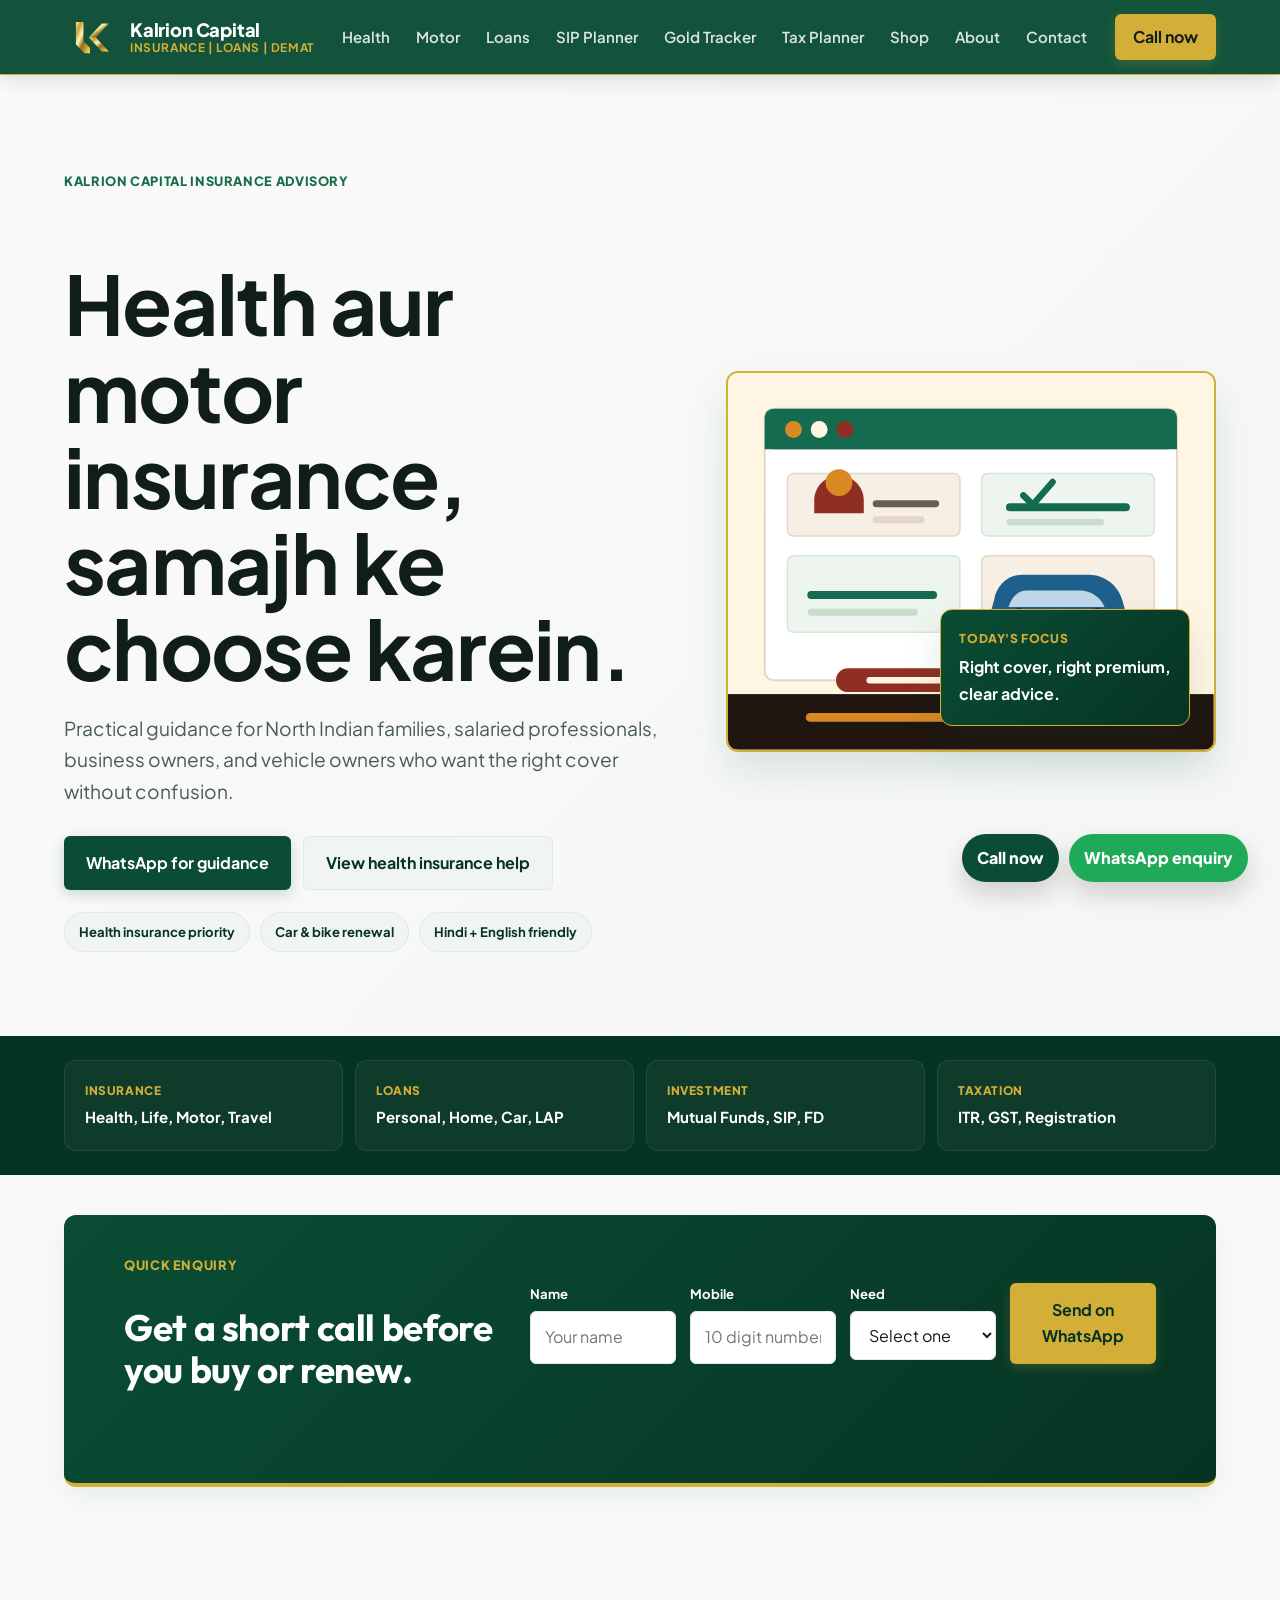
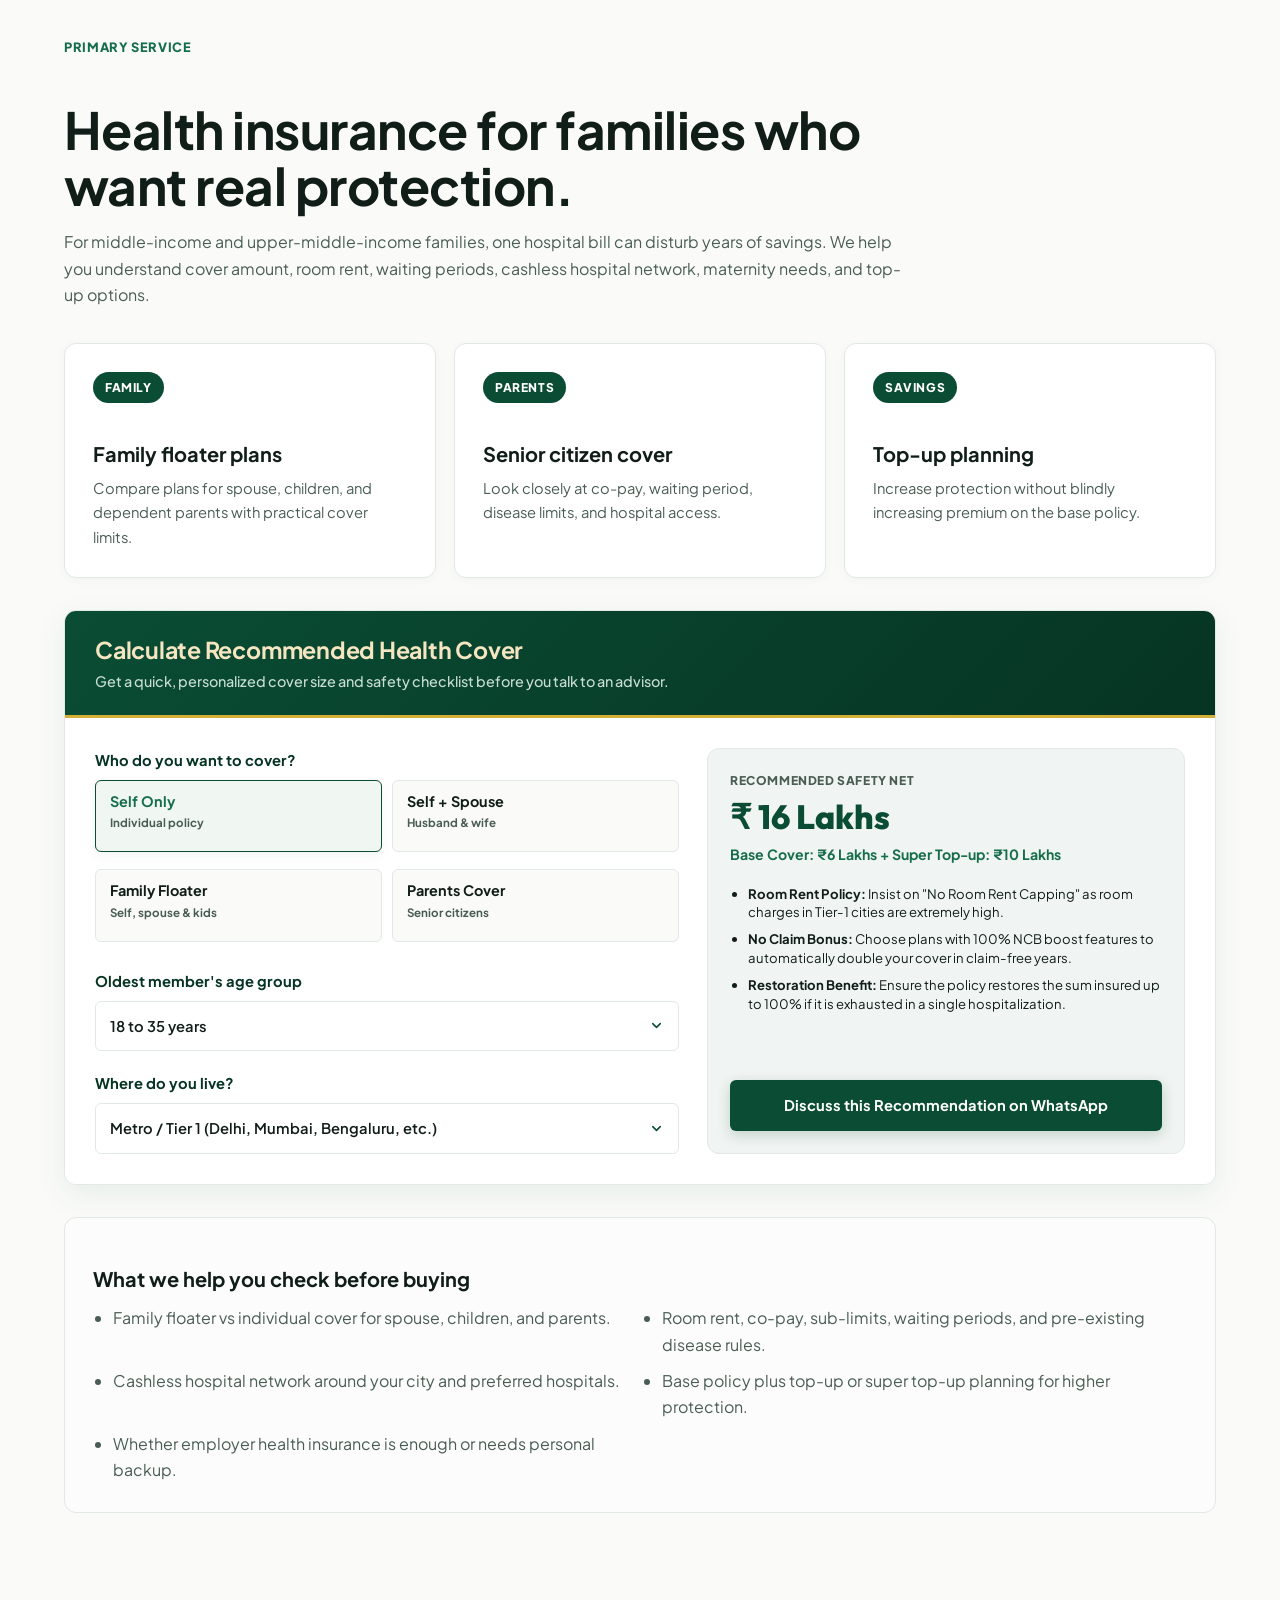
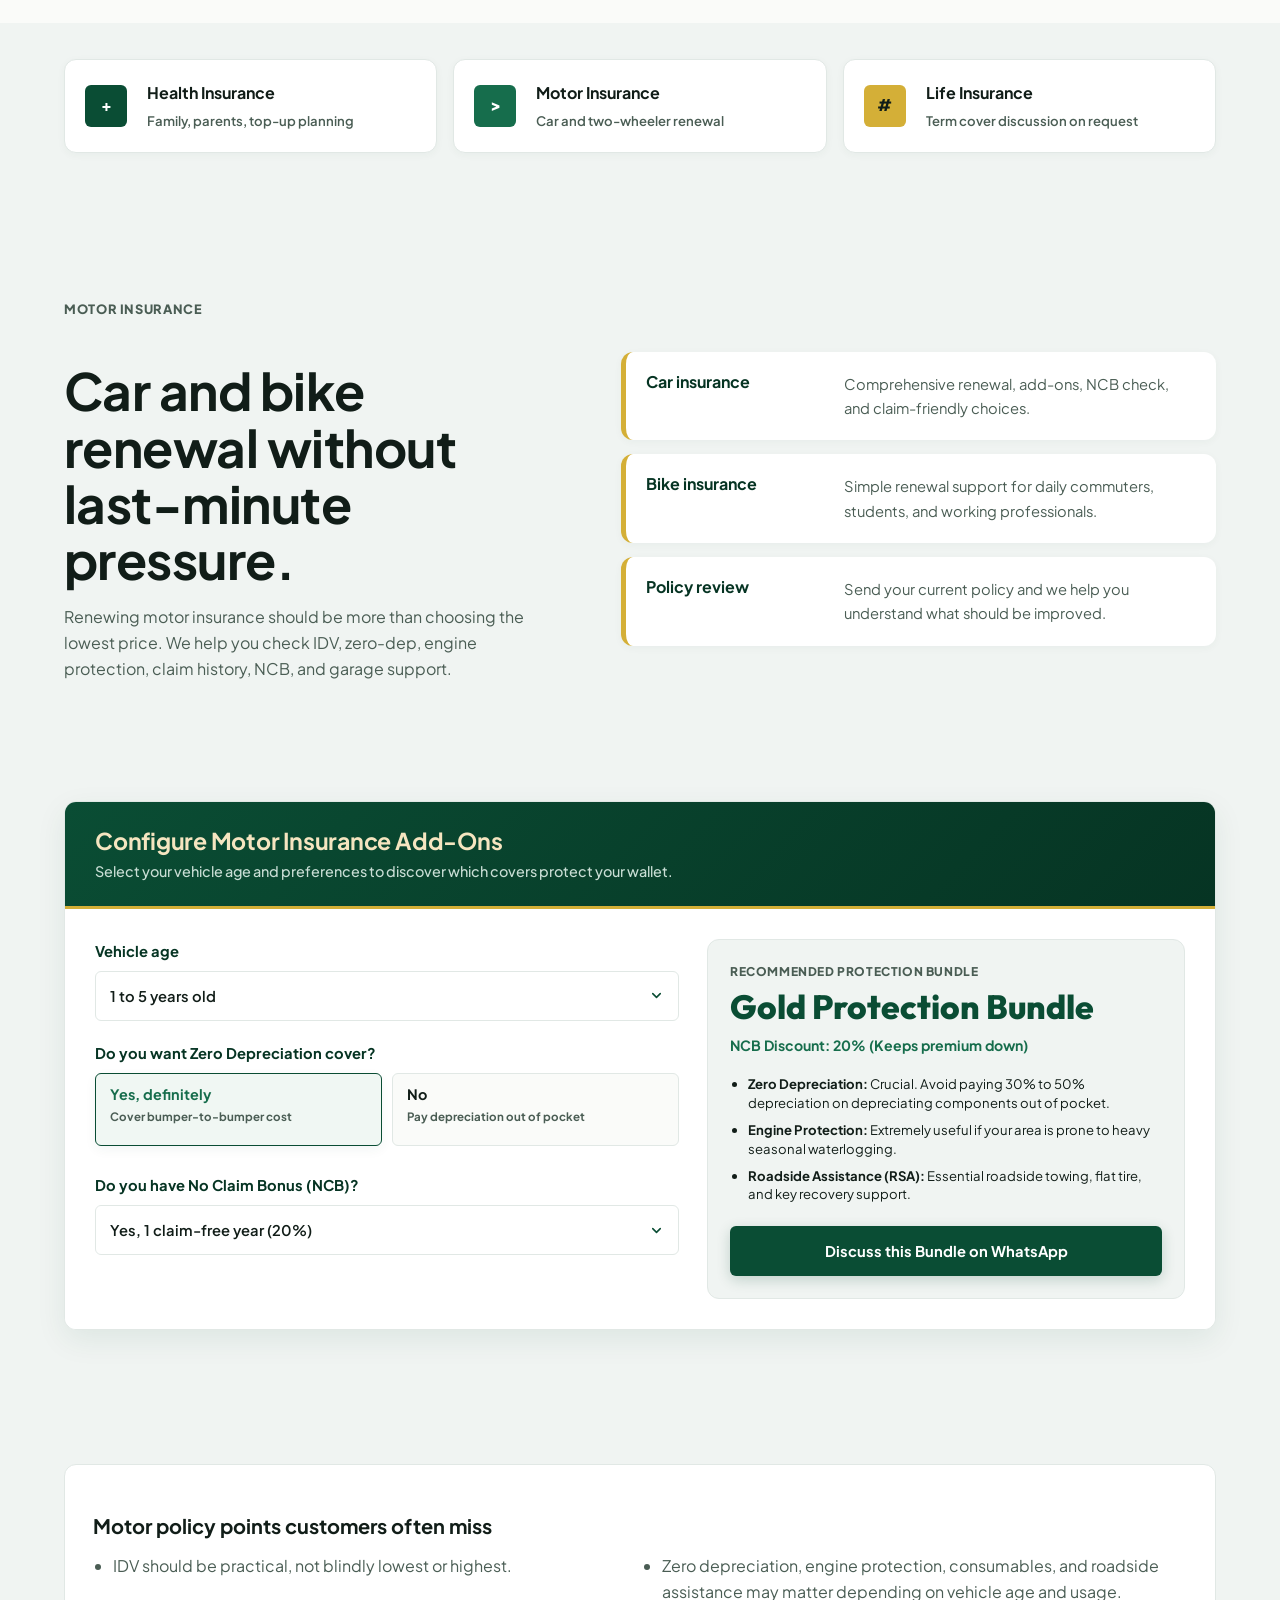
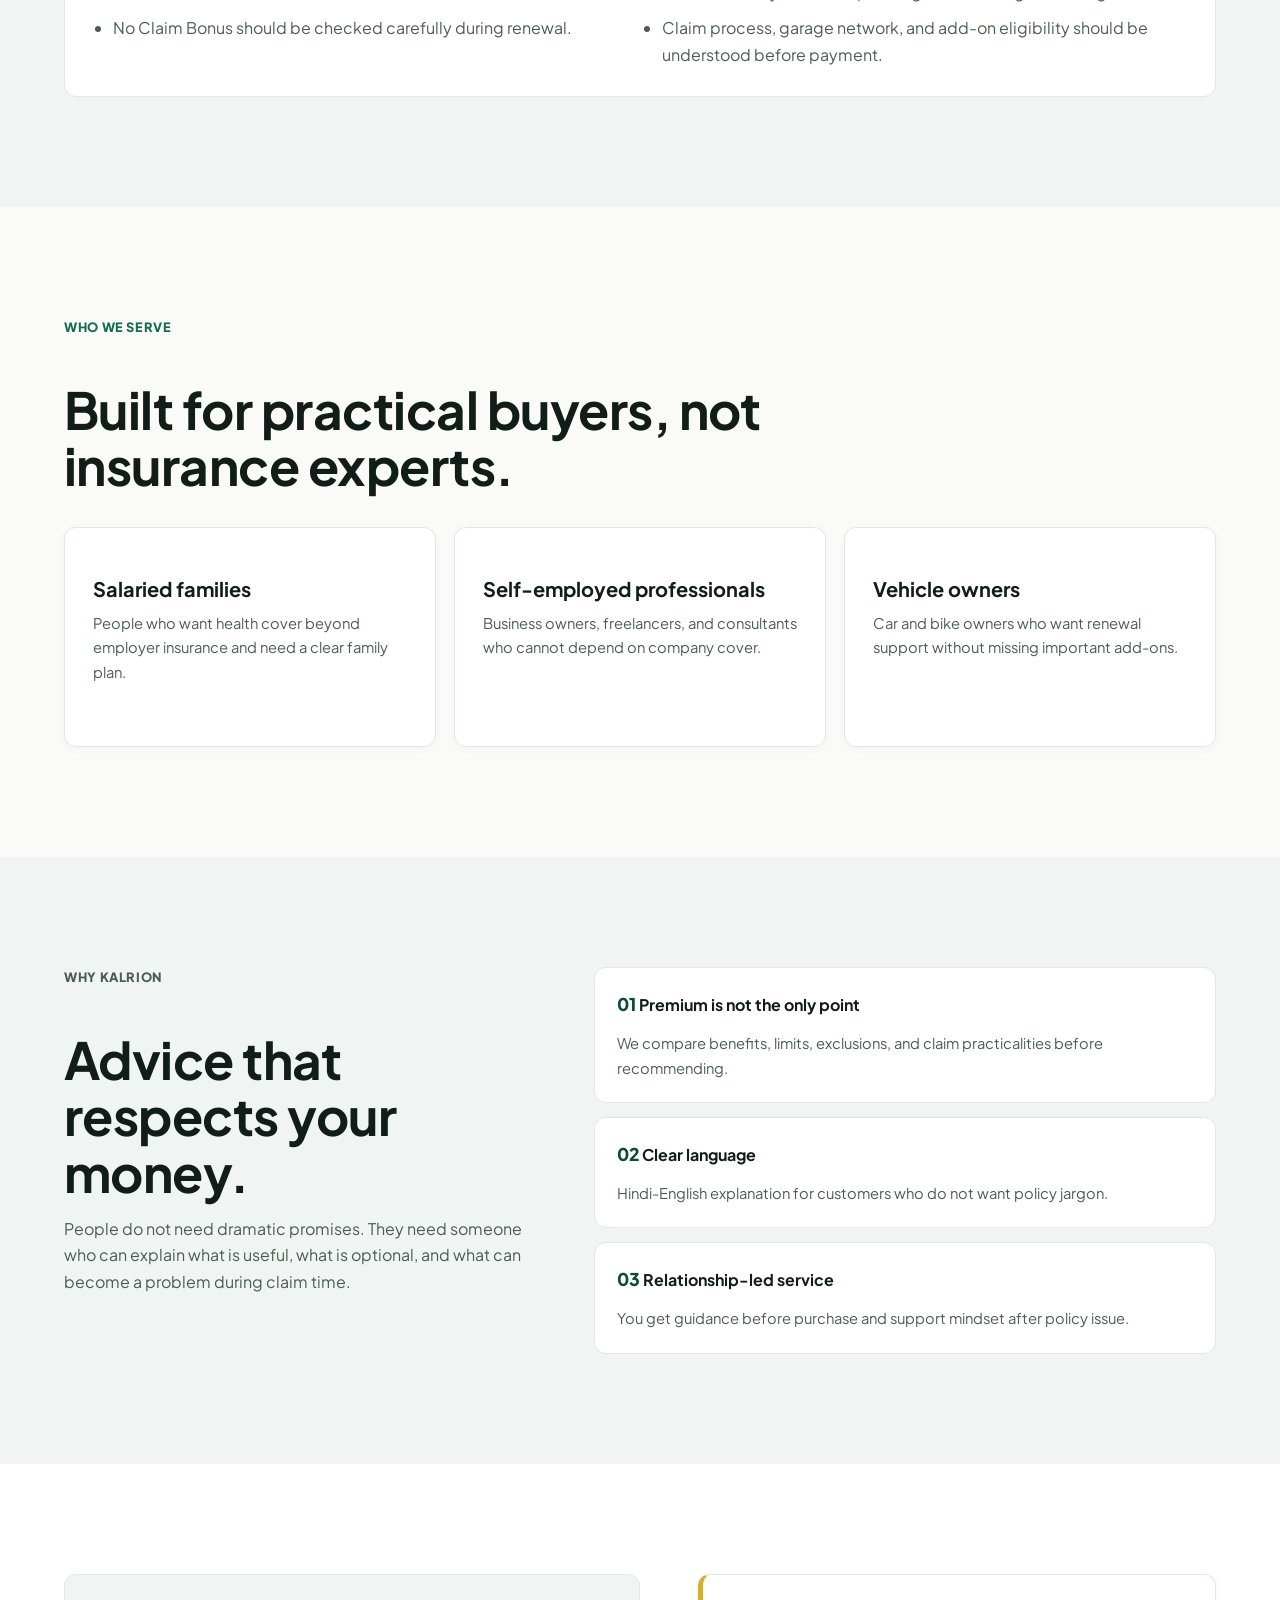
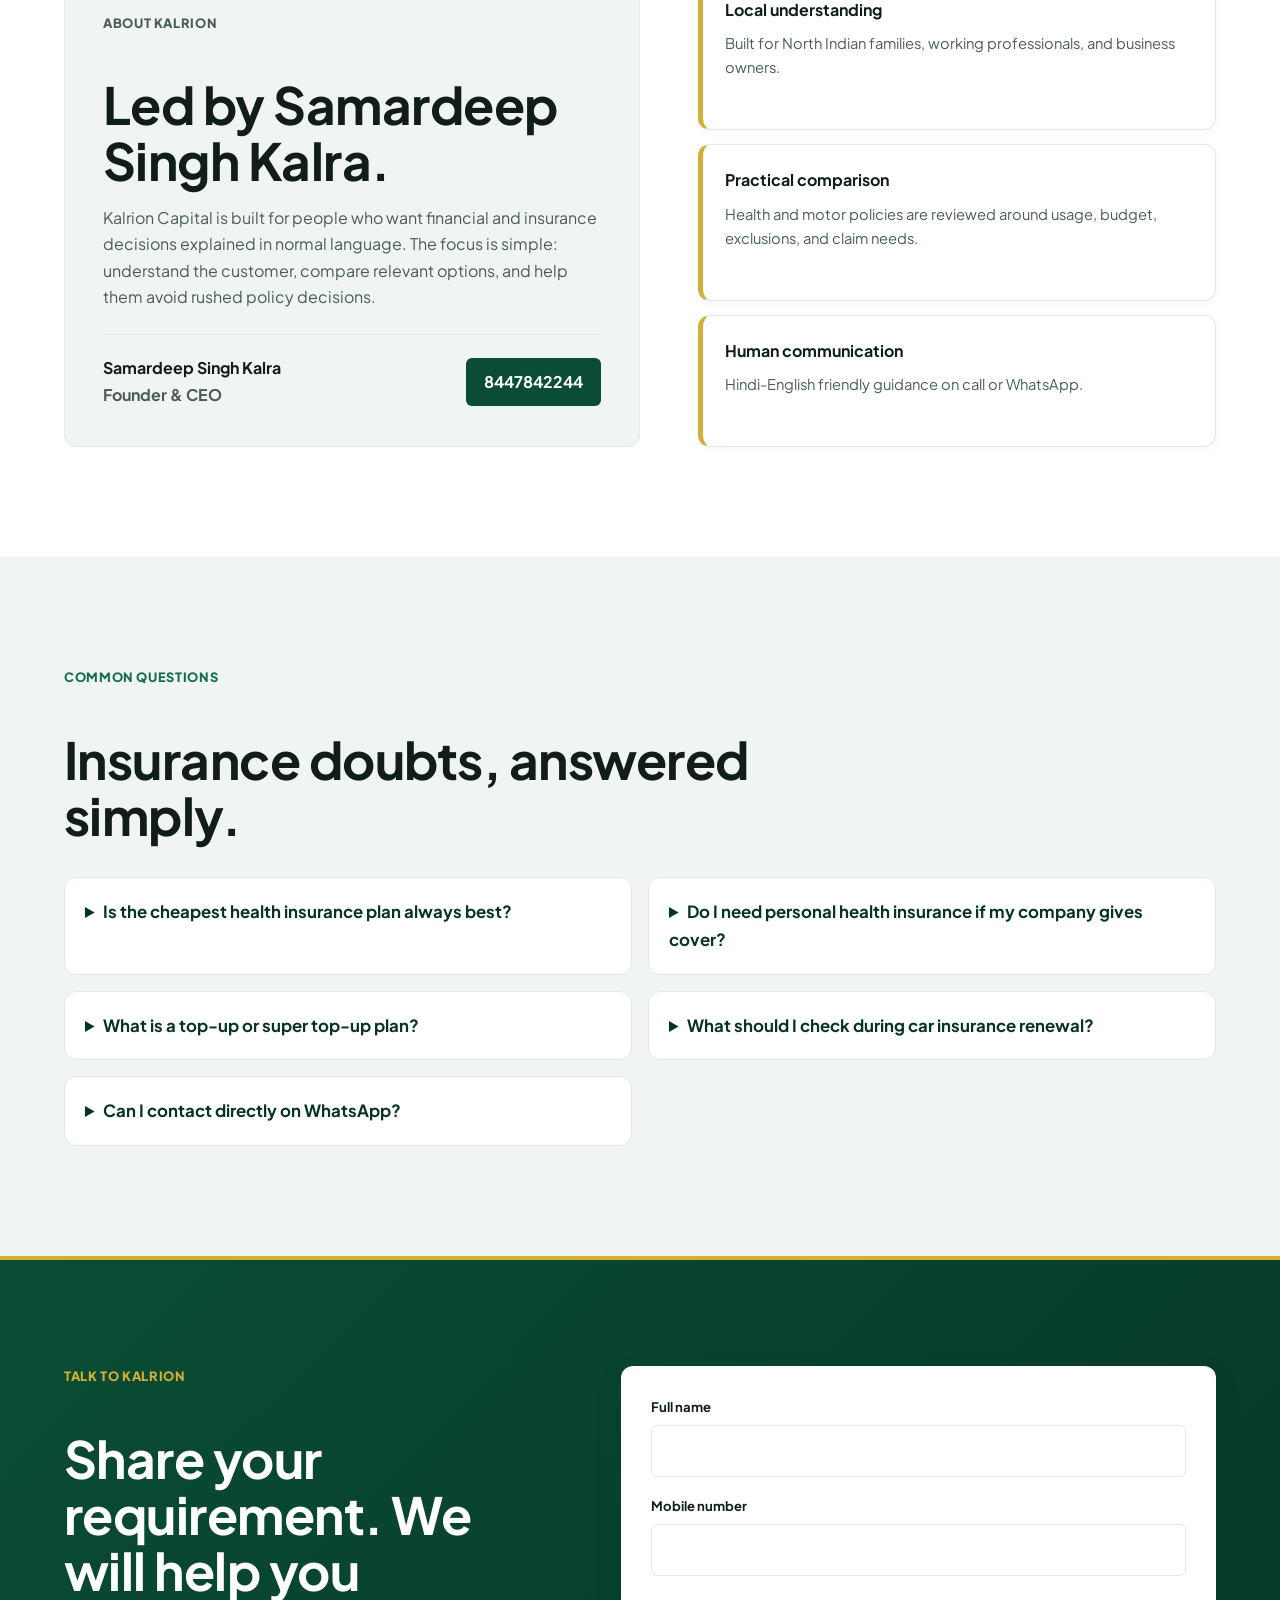
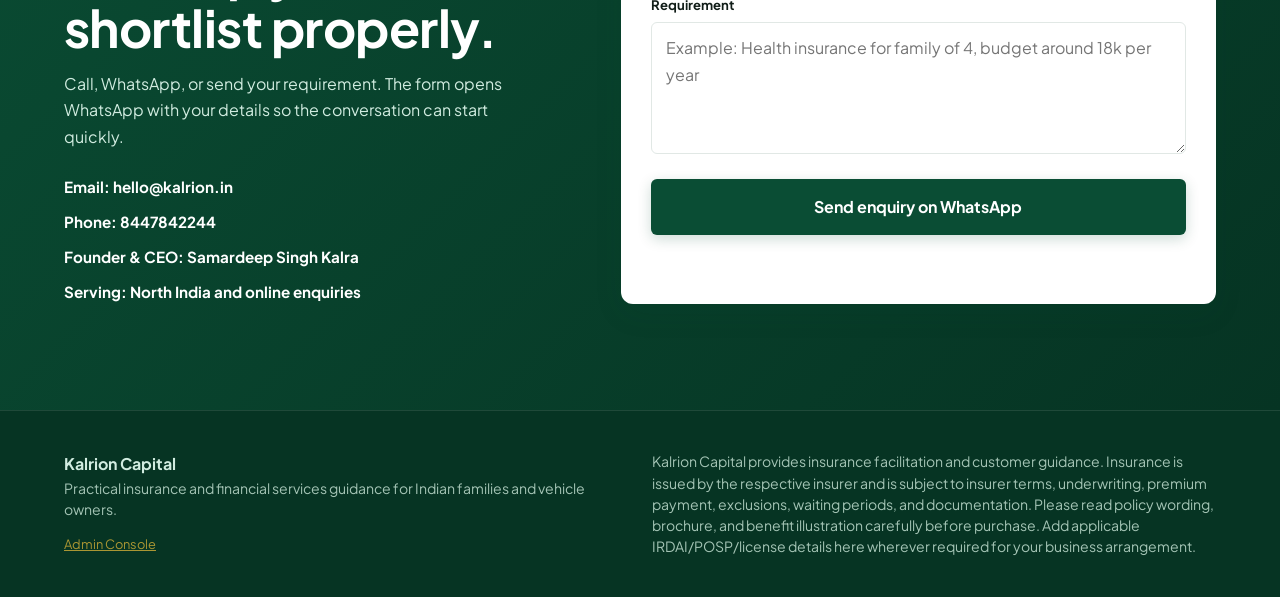
<file: index.html>
<!doctype html>
<html lang="en">
  <head>
    <meta charset="utf-8" />
    <meta name="viewport" content="width=device-width, initial-scale=1" />
    <title>Kalrion Capital | Health & Motor Insurance Advisor</title>
    <meta
      name="description"
      content="Kalrion.in helps North Indian families and vehicle owners choose health and motor insurance with practical, human guidance."
    />
    <link rel="preconnect" href="https://fonts.googleapis.com" />
    <link rel="preconnect" href="https://fonts.gstatic.com" crossorigin />
    <link href="https://fonts.googleapis.com/css2?family=Outfit:wght@300;400;500;600;700;800&family=Plus+Jakarta+Sans:wght@300;400;500;600;700;800&display=swap" rel="stylesheet" />
    <link rel="stylesheet" href="styles.css" />
  </head>
  <body>
    <header class="site-header">
      <a class="brand" href="#top" aria-label="Kalrion home">
        <svg class="brand-logo" viewBox="0 0 100 80" xmlns="http://www.w3.org/2000/svg" aria-label="Kalrion Capital Logo">
          <defs>
            <linearGradient id="gold-grad" x1="0%" y1="0%" x2="100%" y2="100%">
              <stop offset="0%" stop-color="#FCE881" />
              <stop offset="20%" stop-color="#CBA135" />
              <stop offset="40%" stop-color="#FFF5B8" />
              <stop offset="60%" stop-color="#946E19" />
              <stop offset="80%" stop-color="#CBA135" />
              <stop offset="100%" stop-color="#FCE881" />
            </linearGradient>
          </defs>
          <path d="M22 12 H36 V48 L48 60 V70 H38 L22 54 Z" fill="url(#gold-grad)" />
          <path d="M46 41 L70 15 H83 L59 41 Z" fill="url(#gold-grad)" />
          <path d="M46 41 H59 L83 67 H70 Z" fill="url(#gold-grad)" />
        </svg>
        <span>
          <strong>Kalrion Capital</strong>
          <small>Insurance | Loans | Demat</small>
        </span>
      </a>
      <nav class="nav-links" aria-label="Primary navigation">
        <a href="index.html#health">Health</a>
        <a href="index.html#motor">Motor</a>
        <a href="loans.html">Loans</a>
        <a href="sip.html">SIP Planner</a>
        <a href="gold.html">Gold Tracker</a>
        <a href="tax.html">Tax Planner</a>
        <a href="shop.html">Shop</a>
        <a href="index.html#about">About</a>
        <a href="index.html#contact">Contact</a>
      </nav>
      <a class="header-cta" href="tel:+918447842244">Call now</a>
    </header>

    <main id="top">
      <section class="hero">
        <div class="hero-copy">
          <p class="eyebrow">Kalrion Capital insurance advisory</p>
          <h1>Health aur motor insurance, samajh ke choose karein.</h1>
          <p class="hero-text">
            Practical guidance for North Indian families, salaried professionals,
            business owners, and vehicle owners who want the right cover without confusion.
          </p>
          <div class="hero-actions">
            <a class="button primary" href="https://wa.me/918447842244?text=Hi%20Kalrion%20Capital%2C%20I%20want%20help%20with%20insurance.">WhatsApp for guidance</a>
            <a class="button secondary" href="#health">View health insurance help</a>
          </div>
          <div class="trust-strip" aria-label="Service highlights">
            <span>Health insurance priority</span>
            <span>Car & bike renewal</span>
            <span>Hindi + English friendly</span>
          </div>
        </div>

        <div class="hero-panel" aria-label="Kalrion insurance advisory preview">
          <svg class="hero-svg" width="980" height="760" viewBox="0 0 980 760" fill="none" xmlns="http://www.w3.org/2000/svg" role="img" aria-labelledby="hero-title hero-desc">
            <title id="hero-title">Insurance advisory desk</title>
            <desc id="hero-desc">A practical desk scene showing health cover, motor renewal, family protection, and advisor notes.</desc>
            <rect width="980" height="760" fill="#FFF5E3"/>
            <rect x="74" y="72" width="832" height="548" rx="18" fill="#FFFFFF" stroke="#E3D6C7" stroke-width="4"/>
            <rect x="74" y="72" width="832" height="82" rx="18" fill="#146B4F"/>
            <path d="M74 136H906V154H74V136Z" fill="#146B4F"/>
            <circle cx="132" cy="114" r="17" fill="#D88922"/>
            <circle cx="184" cy="114" r="17" fill="#FFF5E3"/>
            <circle cx="236" cy="114" r="17" fill="#8F2F23"/>
            <rect x="120" y="203" width="348" height="126" rx="12" fill="#F7EFE4" stroke="#E3D6C7" stroke-width="3"/>
            <rect x="512" y="203" width="348" height="126" rx="12" fill="#EEF5EF" stroke="#D5E5D6" stroke-width="3"/>
            <rect x="120" y="369" width="348" height="154" rx="12" fill="#EEF5EF" stroke="#D5E5D6" stroke-width="3"/>
            <rect x="512" y="369" width="348" height="154" rx="12" fill="#F7EFE4" stroke="#E3D6C7" stroke-width="3"/>
            <path d="M174 257C174 229.386 196.386 207 224 207C251.614 207 274 229.386 274 257V283H174V257Z" fill="#8F2F23"/>
            <circle cx="224" cy="221" r="27" fill="#D88922"/>
            <path d="M299 264H419" stroke="#695C50" stroke-width="14" stroke-linecap="round"/>
            <path d="M299 296H389" stroke="#E3D6C7" stroke-width="14" stroke-linecap="round"/>
            <path d="M569 271H803" stroke="#146B4F" stroke-width="16" stroke-linecap="round"/>
            <path d="M569 301H752" stroke="#C9DDCB" stroke-width="14" stroke-linecap="round"/>
            <path d="M596 247L615 266L655 220" stroke="#146B4F" stroke-width="13" stroke-linecap="round" stroke-linejoin="round"/>
            <path d="M168 448H414" stroke="#146B4F" stroke-width="16" stroke-linecap="round"/>
            <path d="M168 483H376" stroke="#C9DDCB" stroke-width="14" stroke-linecap="round"/>
            <path d="M537 458C542 428 565 407 595 407H728C760 407 788 429 796 459L805 491H528L537 458Z" fill="#1F5F8B"/>
            <circle cx="586" cy="500" r="25" fill="#25170F"/>
            <circle cx="746" cy="500" r="25" fill="#25170F"/>
            <path d="M604 439H710C732 439 751 452 760 472H566C573 452 584 439 604 439Z" fill="#BFD7E8"/>
            <path d="M567 566H818" stroke="#D88922" stroke-width="16" stroke-linecap="round"/>
            <path d="M567 598H765" stroke="#E3D6C7" stroke-width="14" stroke-linecap="round"/>
            <rect x="218" y="596" width="544" height="48" rx="24" fill="#8F2F23"/>
            <path d="M286 620H694" stroke="#FFF5E3" stroke-width="13" stroke-linecap="round"/>
            <rect x="0" y="648" width="980" height="112" fill="#20150F"/>
            <path d="M166 695H814" stroke="#D88922" stroke-width="18" stroke-linecap="round"/>
          </svg>
          <div class="advisor-note">
            <span>Today's focus</span>
            <strong>Right cover, right premium, clear advice.</strong>
          </div>
        </div>
      </section>

      <section class="legacy-strip" aria-label="Kalrion Capital service categories">
        <div>
          <span>Insurance</span>
          <strong>Health, Life, Motor, Travel</strong>
        </div>
        <div>
          <span>Loans</span>
          <strong>Personal, Home, Car, LAP</strong>
        </div>
        <div>
          <span>Investment</span>
          <strong>Mutual Funds, SIP, FD</strong>
        </div>
        <div>
          <span>Taxation</span>
          <strong>ITR, GST, Registration</strong>
        </div>
      </section>

      <section class="quote-band" aria-label="Quick enquiry">
        <div>
          <p class="section-kicker">Quick enquiry</p>
          <h2>Get a short call before you buy or renew.</h2>
        </div>
        <form class="quote-form" id="quote-form">
          <label>
            <span>Name</span>
            <input name="name" type="text" placeholder="Your name" required />
          </label>
          <label>
            <span>Mobile</span>
            <input name="phone" type="tel" placeholder="10 digit number" required />
          </label>
          <label>
            <span>Need</span>
            <select name="need" required>
              <option value="">Select one</option>
              <option>Health insurance for family</option>
              <option>Health insurance for parents</option>
              <option>Car insurance renewal</option>
              <option>Bike insurance renewal</option>
              <option>Need advice first</option>
            </select>
          </label>
          <button class="button light" type="submit">Send on WhatsApp</button>
        </form>
        <p class="form-note" id="form-note" role="status"></p>
      </section>

      <section class="section product-section" id="health">
        <div class="section-heading">
          <p class="section-kicker">Primary service</p>
          <h2>Health insurance for families who want real protection.</h2>
          <p>
            For middle-income and upper-middle-income families, one hospital bill can disturb
            years of savings. We help you understand cover amount, room rent, waiting periods,
            cashless hospital network, maternity needs, and top-up options.
          </p>
        </div>
        <div class="feature-grid">
          <article>
            <span class="feature-tag">Family</span>
            <h3>Family floater plans</h3>
            <p>Compare plans for spouse, children, and dependent parents with practical cover limits.</p>
          </article>
          <article>
            <span class="feature-tag">Parents</span>
            <h3>Senior citizen cover</h3>
            <p>Look closely at co-pay, waiting period, disease limits, and hospital access.</p>
          </article>
          <article>
            <span class="feature-tag">Savings</span>
            <h3>Top-up planning</h3>
            <p>Increase protection without blindly increasing premium on the base policy.</p>
          </article>
        </div>

        <!-- Interactive Health Advisor -->
        <div class="interactive-calculator health-calculator">
          <div class="calc-header">
            <h3>Calculate Recommended Health Cover</h3>
            <p>Get a quick, personalized cover size and safety checklist before you talk to an advisor.</p>
          </div>
          <div class="calc-body">
            <div class="calc-inputs">
              <div class="input-group">
                <span class="input-label">Who do you want to cover?</span>
                <div class="radio-tiles">
                  <label class="tile-option">
                    <input type="radio" name="health-members" value="individual" checked />
                    <span class="tile-content">
                      <strong class="tile-title">Self Only</strong>
                      <span class="tile-desc">Individual policy</span>
                    </span>
                  </label>
                  <label class="tile-option">
                    <input type="radio" name="health-members" value="couple" />
                    <span class="tile-content">
                      <strong class="tile-title">Self + Spouse</strong>
                      <span class="tile-desc">Husband & wife</span>
                    </span>
                  </label>
                  <label class="tile-option">
                    <input type="radio" name="health-members" value="family" />
                    <span class="tile-content">
                      <strong class="tile-title">Family Floater</strong>
                      <span class="tile-desc">Self, spouse & kids</span>
                    </span>
                  </label>
                  <label class="tile-option">
                    <input type="radio" name="health-members" value="parents" />
                    <span class="tile-content">
                      <strong class="tile-title">Parents Cover</strong>
                      <span class="tile-desc">Senior citizens</span>
                    </span>
                  </label>
                </div>
              </div>

              <div class="input-group">
                <span class="input-label">Oldest member's age group</span>
                <select id="health-age" class="calc-select">
                  <option value="young">18 to 35 years</option>
                  <option value="adult">36 to 50 years</option>
                  <option value="middle">51 to 60 years</option>
                  <option value="senior">Above 60 years</option>
                </select>
              </div>

              <div class="input-group">
                <span class="input-label">Where do you live?</span>
                <select id="health-city" class="calc-select">
                  <option value="tier1">Metro / Tier 1 (Delhi, Mumbai, Bengaluru, etc.)</option>
                  <option value="tier2">Tier 2 / Non-Metro City</option>
                </select>
              </div>
            </div>

            <div class="calc-results">
              <div class="result-card">
                <span class="result-title">Recommended Safety Net</span>
                <div class="result-value" id="health-recommended-cover">₹ 10 Lakhs</div>
                <div class="result-breakdown" id="health-cover-breakdown">
                  Base Policy: ₹5 Lakhs + Super Top-up: ₹5 Lakhs
                </div>
                <ul class="result-tips" id="health-tips">
                  <li>Choose policies with "No Room Rent Capping" for metropolitan hospitals.</li>
                  <li>Check waiting periods for pre-existing conditions like diabetes/BP.</li>
                </ul>
                <button class="button primary calc-cta" id="health-calc-whatsapp">
                  Discuss this Recommendation on WhatsApp
                </button>
              </div>
            </div>
          </div>
        </div>

        <div class="detail-panel">
          <h3>What we help you check before buying</h3>
          <ul>
            <li>Family floater vs individual cover for spouse, children, and parents.</li>
            <li>Room rent, co-pay, sub-limits, waiting periods, and pre-existing disease rules.</li>
            <li>Cashless hospital network around your city and preferred hospitals.</li>
            <li>Base policy plus top-up or super top-up planning for higher protection.</li>
            <li>Whether employer health insurance is enough or needs personal backup.</li>
          </ul>
        </div>
      </section>

      <section class="insurance-menu" aria-label="Main insurance products">
        <a href="#health">
          <span class="menu-icon blue">+</span>
          <strong>Health Insurance</strong>
          <small>Family, parents, top-up planning</small>
        </a>
        <a href="#motor">
          <span class="menu-icon green">></span>
          <strong>Motor Insurance</strong>
          <small>Car and two-wheeler renewal</small>
        </a>
        <a href="#contact">
          <span class="menu-icon gold">#</span>
          <strong>Life Insurance</strong>
          <small>Term cover discussion on request</small>
        </a>
      </section>

      <section class="section motor-section" id="motor">
        <div class="motor-copy">
          <p class="section-kicker">Motor insurance</p>
          <h2>Car and bike renewal without last-minute pressure.</h2>
          <p>
            Renewing motor insurance should be more than choosing the lowest price. We help
            you check IDV, zero-dep, engine protection, claim history, NCB, and garage support.
          </p>
        </div>
        <div class="motor-list">
          <div>
            <strong>Car insurance</strong>
            <span>Comprehensive renewal, add-ons, NCB check, and claim-friendly choices.</span>
          </div>
          <div>
            <strong>Bike insurance</strong>
            <span>Simple renewal support for daily commuters, students, and working professionals.</span>
          </div>
          <div>
            <strong>Policy review</strong>
            <span>Send your current policy and we help you understand what should be improved.</span>
          </div>
        </div>

        <!-- Interactive Motor Planner -->
        <div class="interactive-calculator motor-calculator" style="grid-column: 1 / -1;">
          <div class="calc-header">
            <h3>Configure Motor Insurance Add-Ons</h3>
            <p>Select your vehicle age and preferences to discover which covers protect your wallet.</p>
          </div>
          <div class="calc-body">
            <div class="calc-inputs">
              <div class="input-group">
                <span class="input-label">Vehicle age</span>
                <select id="motor-age" class="calc-select">
                  <option value="new">Brand New (Under 1 year)</option>
                  <option value="mid" selected>1 to 5 years old</option>
                  <option value="old">Above 5 years old</option>
                </select>
              </div>

              <div class="input-group">
                <span class="input-label">Do you want Zero Depreciation cover?</span>
                <div class="radio-tiles">
                  <label class="tile-option">
                    <input type="radio" name="motor-zerodep" value="yes" checked />
                    <span class="tile-content">
                      <strong class="tile-title">Yes, definitely</strong>
                      <span class="tile-desc">Cover bumper-to-bumper cost</span>
                    </span>
                  </label>
                  <label class="tile-option">
                    <input type="radio" name="motor-zerodep" value="no" />
                    <span class="tile-content">
                      <strong class="tile-title">No</strong>
                      <span class="tile-desc">Pay depreciation out of pocket</span>
                    </span>
                  </label>
                </div>
              </div>

              <div class="input-group">
                <span class="input-label">Do you have No Claim Bonus (NCB)?</span>
                <select id="motor-ncb" class="calc-select">
                  <option value="0">No, I made a claim last year (0%)</option>
                  <option value="20" selected>Yes, 1 claim-free year (20%)</option>
                  <option value="25">Yes, 2 claim-free years (25%)</option>
                  <option value="35">Yes, 3 claim-free years (35%)</option>
                  <option value="45">Yes, 4 claim-free years (45%)</option>
                  <option value="50">Yes, 5+ claim-free years (50%)</option>
                </select>
              </div>
            </div>

            <div class="calc-results">
              <div class="result-card">
                <span class="result-title">Recommended Protection Bundle</span>
                <div class="result-value" id="motor-recommended-title">Standard Bundle</div>
                <div class="result-breakdown" id="motor-ncb-savings">
                  Expected NCB Discount: 20%
                </div>
                <ul class="result-tips" id="motor-addons-list">
                  <li><strong>Zero Depreciation:</strong> Absolutely recommended for vehicles under 5 years.</li>
                  <li><strong>Engine Protection:</strong> Protects against water ingression during floods.</li>
                </ul>
                <button class="button primary calc-cta" id="motor-calc-whatsapp">
                  Discuss this Bundle on WhatsApp
                </button>
              </div>
            </div>
          </div>
        </div>

        <div class="detail-panel motor-detail">
          <h3>Motor policy points customers often miss</h3>
          <ul>
            <li>IDV should be practical, not blindly lowest or highest.</li>
            <li>Zero depreciation, engine protection, consumables, and roadside assistance may matter depending on vehicle age and usage.</li>
            <li>No Claim Bonus should be checked carefully during renewal.</li>
            <li>Claim process, garage network, and add-on eligibility should be understood before payment.</li>
          </ul>
        </div>
      </section>

      <section class="section audience-section">
        <div class="section-heading">
          <p class="section-kicker">Who we serve</p>
          <h2>Built for practical buyers, not insurance experts.</h2>
        </div>
        <div class="audience-grid">
          <article>
            <h3>Salaried families</h3>
            <p>People who want health cover beyond employer insurance and need a clear family plan.</p>
          </article>
          <article>
            <h3>Self-employed professionals</h3>
            <p>Business owners, freelancers, and consultants who cannot depend on company cover.</p>
          </article>
          <article>
            <h3>Vehicle owners</h3>
            <p>Car and bike owners who want renewal support without missing important add-ons.</p>
          </article>
        </div>
      </section>

      <section class="section why-section" id="why">
        <div>
          <p class="section-kicker">Why Kalrion</p>
          <h2>Advice that respects your money.</h2>
          <p>
            People do not need dramatic promises. They need someone who can explain what is useful,
            what is optional, and what can become a problem during claim time.
          </p>
        </div>
        <div class="reason-list">
          <div>
            <span>01</span>
            <strong>Premium is not the only point</strong>
            <p>We compare benefits, limits, exclusions, and claim practicalities before recommending.</p>
          </div>
          <div>
            <span>02</span>
            <strong>Clear language</strong>
            <p>Hindi-English explanation for customers who do not want policy jargon.</p>
          </div>
          <div>
            <span>03</span>
            <strong>Relationship-led service</strong>
            <p>You get guidance before purchase and support mindset after policy issue.</p>
          </div>
        </div>
      </section>

      <section class="section about-section" id="about">
        <div class="about-card">
          <p class="section-kicker">About Kalrion</p>
          <h2>Led by Samardeep Singh Kalra.</h2>
          <p>
            Kalrion Capital is built for people who want financial and insurance decisions
            explained in normal language. The focus is simple: understand the customer,
            compare relevant options, and help them avoid rushed policy decisions.
          </p>
          <div class="founder-row">
            <div>
              <strong>Samardeep Singh Kalra</strong>
              <span>Founder & CEO</span>
            </div>
            <a href="tel:+918447842244">8447842244</a>
          </div>
        </div>
        <div class="about-points">
          <div>
            <strong>Local understanding</strong>
            <span>Built for North Indian families, working professionals, and business owners.</span>
          </div>
          <div>
            <strong>Practical comparison</strong>
            <span>Health and motor policies are reviewed around usage, budget, exclusions, and claim needs.</span>
          </div>
          <div>
            <strong>Human communication</strong>
            <span>Hindi-English friendly guidance on call or WhatsApp.</span>
          </div>
        </div>
      </section>

      <section class="section faq-section" id="faq">
        <div class="section-heading">
          <p class="section-kicker">Common questions</p>
          <h2>Insurance doubts, answered simply.</h2>
        </div>
        <div class="faq-grid">
          <details>
            <summary>Is the cheapest health insurance plan always best?</summary>
            <p>No. Low premium can sometimes mean limits, co-pay, lower room eligibility, or weaker benefits. The better approach is to compare premium with cover, exclusions, waiting periods, and hospital access.</p>
          </details>
          <details>
            <summary>Do I need personal health insurance if my company gives cover?</summary>
            <p>Many salaried customers still keep personal cover because employer insurance can change when you switch jobs, retire, or leave employment. Personal cover also helps build continuity.</p>
          </details>
          <details>
            <summary>What is a top-up or super top-up plan?</summary>
            <p>It adds extra protection above a deductible amount. It can be useful when you want higher health cover without making the base policy too expensive.</p>
          </details>
          <details>
            <summary>What should I check during car insurance renewal?</summary>
            <p>Check IDV, No Claim Bonus, zero depreciation eligibility, engine protection, consumables, roadside assistance, garage network, and claim process before paying.</p>
          </details>
          <details>
            <summary>Can I contact directly on WhatsApp?</summary>
            <p>Yes. Send your name, city, policy need, and existing policy photo if you have one. Kalrion will help you understand the next step.</p>
          </details>
        </div>
      </section>

      <section class="contact-section" id="contact">
        <div class="contact-copy">
          <p class="section-kicker">Talk to Kalrion</p>
          <h2>Share your requirement. We will help you shortlist properly.</h2>
          <p>
            Call, WhatsApp, or send your requirement. The form opens WhatsApp with
            your details so the conversation can start quickly.
          </p>
        <div class="contact-points">
          <span>Email: hello@kalrion.in</span>
            <span>Phone: 8447842244</span>
            <span>Founder & CEO: Samardeep Singh Kalra</span>
            <span>Serving: North India and online enquiries</span>
          </div>
        </div>
        <form class="contact-form" id="contact-form">
          <label>
            <span>Full name</span>
            <input name="name" type="text" required />
          </label>
          <label>
            <span>Mobile number</span>
            <input name="phone" type="tel" required />
          </label>
          <label>
            <span>Requirement</span>
            <textarea name="message" rows="4" placeholder="Example: Health insurance for family of 4, budget around 18k per year"></textarea>
          </label>
          <button class="button primary" type="submit">Send enquiry on WhatsApp</button>
          <p class="form-note" id="contact-note" role="status"></p>
        </form>
      </section>
    </main>

    <footer class="site-footer">
      <div>
        <strong>Kalrion Capital</strong>
        <p>Practical insurance and financial services guidance for Indian families and vehicle owners.</p>
        <p style="margin-top: 15px; font-size: 0.8rem;"><a href="admin.html" style="color: var(--accent); text-decoration: underline; opacity: 0.8; transition: opacity 0.2s;" onmouseover="this.style.opacity=1" onmouseout="this.style.opacity=0.8">Admin Console</a></p>
      </div>
      <p>
        Kalrion Capital provides insurance facilitation and customer guidance. Insurance is issued
        by the respective insurer and is subject to insurer terms, underwriting, premium payment,
        exclusions, waiting periods, and documentation. Please read policy wording, brochure, and
        benefit illustration carefully before purchase. Add applicable IRDAI/POSP/license details
        here wherever required for your business arrangement.
      </p>
    </footer>

    <div class="sticky-actions" aria-label="Quick contact actions">
      <a class="sticky-call" href="tel:+918447842244">Call now</a>
      <a class="sticky-whatsapp" href="https://wa.me/918447842244">WhatsApp enquiry</a>
    </div>

    <script src="crm-logger.js"></script>
    <script src="script.js"></script>
  </body>
</html>
</file>
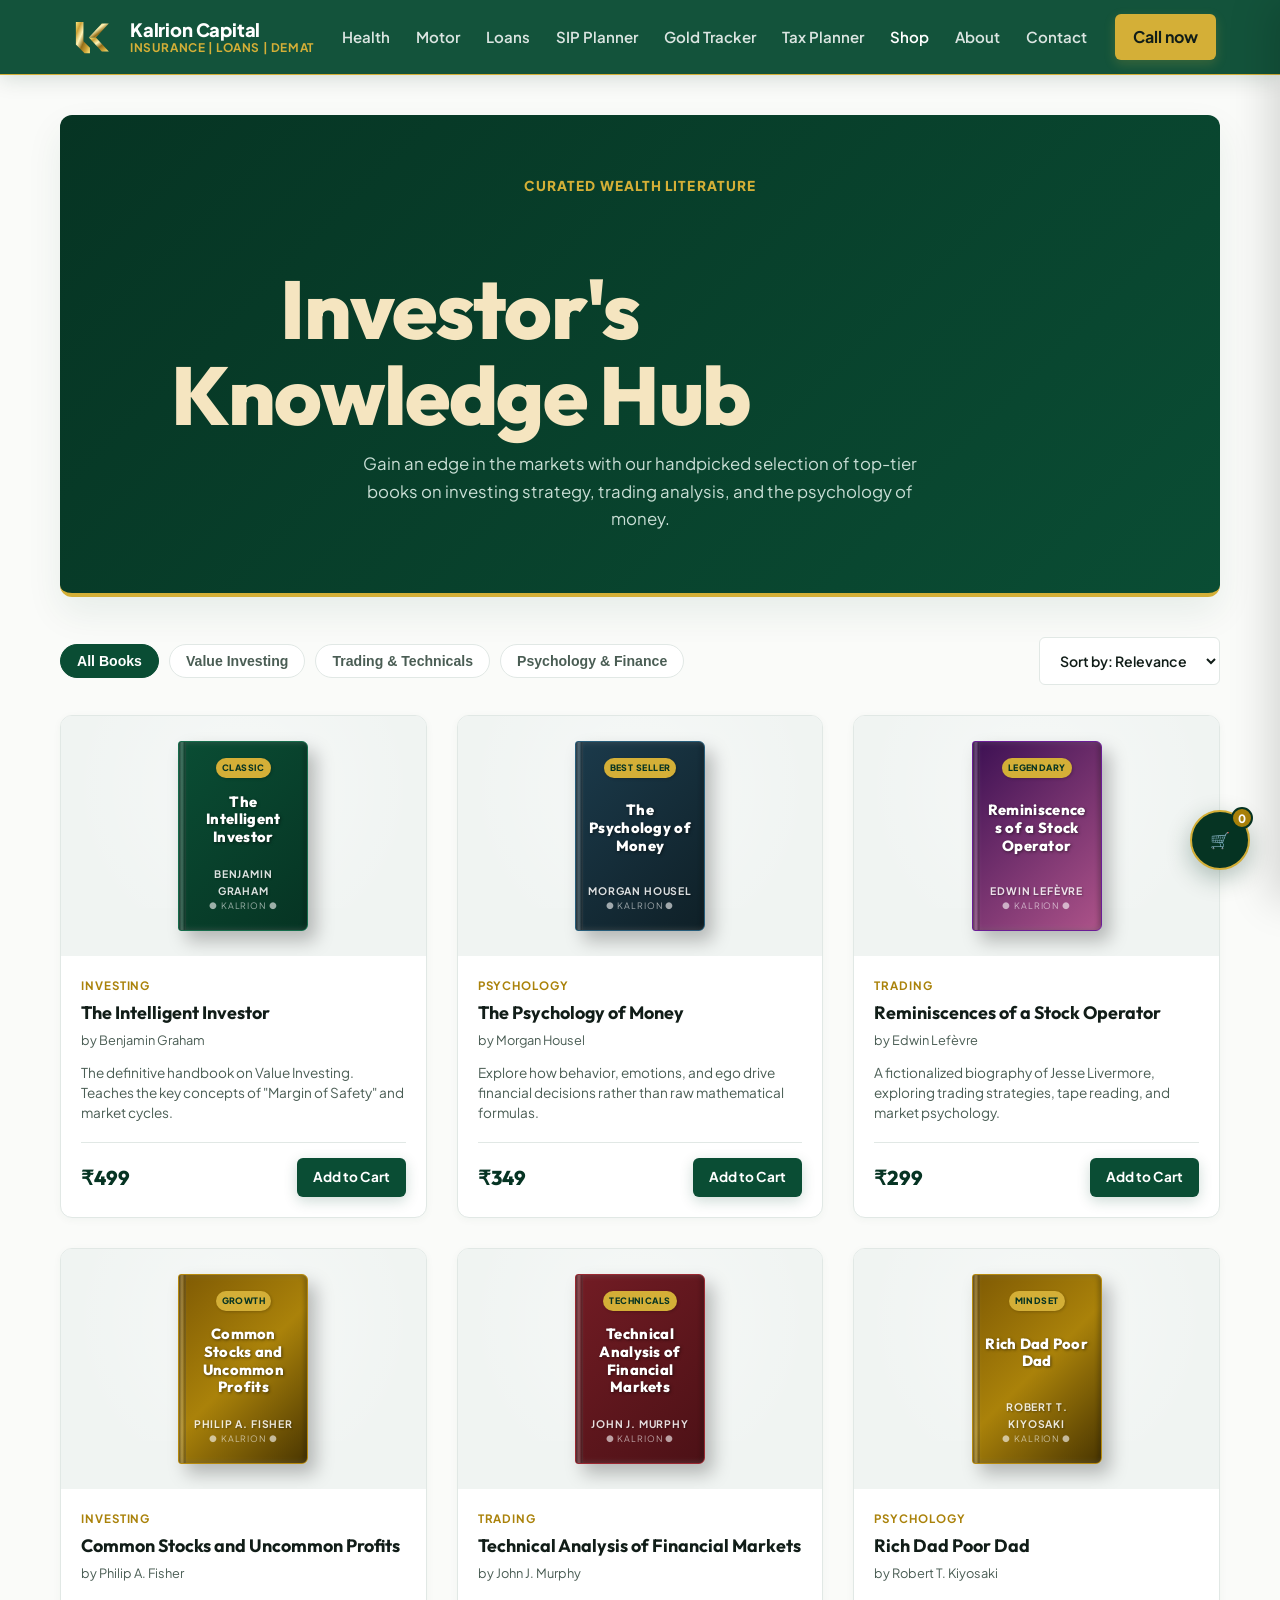
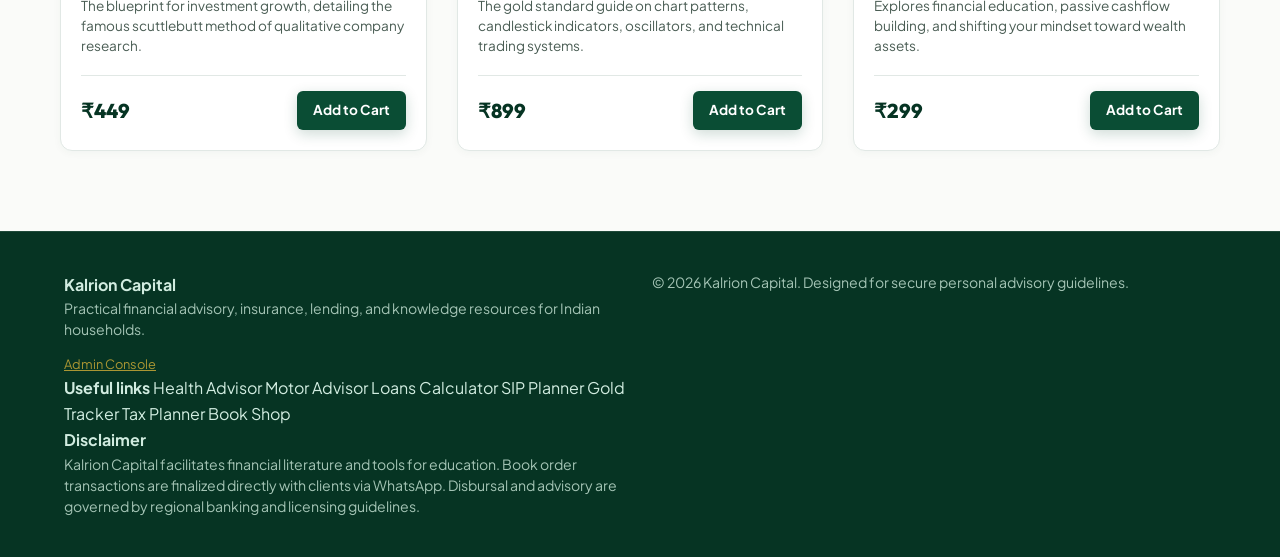
<file: shop.html>
<!doctype html>
<html lang="en">
  <head>
    <meta charset="utf-8" />
    <meta name="viewport" content="width=device-width, initial-scale=1" />
    <title>Investing & Stock Market Book Shop | Kalrion Capital</title>
    <meta
      name="description"
      content="Curated books on value investing, stock market trading, financial psychology, and wealth creation. Order directly via WhatsApp."
    />
    <link rel="preconnect" href="https://fonts.googleapis.com" />
    <link rel="preconnect" href="https://fonts.gstatic.com" crossorigin />
    <link href="https://fonts.googleapis.com/css2?family=Outfit:wght@300;400;500;600;700;800&family=Plus+Jakarta+Sans:wght@300;400;500;600;700;800&display=swap" rel="stylesheet" />
    <link rel="stylesheet" href="styles.css" />
  </head>
  <body>
    <header class="site-header">
      <a class="brand" href="index.html" aria-label="Kalrion home">
        <svg class="brand-logo" viewBox="0 0 100 80" xmlns="http://www.w3.org/2000/svg" aria-label="Kalrion Capital Logo">
          <defs>
            <linearGradient id="gold-grad" x1="0%" y1="0%" x2="100%" y2="100%">
              <stop offset="0%" stop-color="#FCE881" />
              <stop offset="20%" stop-color="#CBA135" />
              <stop offset="40%" stop-color="#FFF5B8" />
              <stop offset="60%" stop-color="#946E19" />
              <stop offset="80%" stop-color="#CBA135" />
              <stop offset="100%" stop-color="#FCE881" />
            </linearGradient>
          </defs>
          <path d="M22 12 H36 V48 L48 60 V70 H38 L22 54 Z" fill="url(#gold-grad)" />
          <path d="M46 41 L70 15 H83 L59 41 Z" fill="url(#gold-grad)" />
          <path d="M46 41 H59 L83 67 H70 Z" fill="url(#gold-grad)" />
        </svg>
        <span>
          <strong>Kalrion Capital</strong>
          <small>Insurance | Loans | Demat</small>
        </span>
      </a>
      <nav class="nav-links" aria-label="Primary navigation">
        <a href="index.html#health">Health</a>
        <a href="index.html#motor">Motor</a>
        <a href="loans.html">Loans</a>
        <a href="sip.html">SIP Planner</a>
        <a href="gold.html">Gold Tracker</a>
        <a href="tax.html">Tax Planner</a>
        <a href="shop.html" class="active" style="color: #ffffff;">Shop</a>
        <a href="index.html#about">About</a>
        <a href="index.html#contact">Contact</a>
      </nav>
      <a class="header-cta" href="tel:+918447842244">Call now</a>
    </header>

    <main class="page-container" style="max-width: 1200px; margin: 40px auto; padding: 0 20px; box-sizing: border-box;">
      
      <!-- Shop Hero Section -->
      <section class="shop-hero">
        <p class="eyebrow" style="color: var(--accent); text-transform: uppercase; font-weight: 800; font-size: 0.85rem; letter-spacing: 0.08em; margin-bottom: 8px;">Curated Wealth Literature</p>
        <h1>Investor's Knowledge Hub</h1>
        <p>
          Gain an edge in the markets with our handpicked selection of top-tier books on investing strategy, trading analysis, and the psychology of money.
        </p>
      </section>

      <!-- Shop controls toolbar -->
      <section class="shop-toolbar">
        <div class="shop-filters" id="category-filters">
          <button class="filter-btn active" data-category="all">All Books</button>
          <button class="filter-btn" data-category="Investing">Value Investing</button>
          <button class="filter-btn" data-category="Trading">Trading & Technicals</button>
          <button class="filter-btn" data-category="Psychology">Psychology & Finance</button>
        </div>
        <div class="shop-sort">
          <select id="price-sort" aria-label="Sort books by price">
            <option value="default">Sort by: Relevance</option>
            <option value="low-high">Price: Low to High</option>
            <option value="high-low">Price: High to Low</option>
          </select>
        </div>
      </section>

      <!-- Shop Book Grid -->
      <section class="product-grid" id="book-grid">
        <!-- Dynamically populated via JS -->
      </section>

    </main>

    <!-- Floating Shopping Cart Trigger Button -->
    <div class="cart-trigger-btn" id="cart-trigger" aria-label="Open shopping cart">
      🛒
      <span class="cart-count-badge" id="cart-badge-count">0</span>
    </div>

    <!-- Sliding Cart Drawer Overlay -->
    <div class="cart-overlay" id="cart-overlay"></div>

    <!-- Sliding Cart Drawer Panel -->
    <div class="cart-drawer" id="cart-drawer" role="dialog" aria-modal="true" aria-label="Your shopping cart">
      <div class="cart-header">
        <h3>🛒 Order Cart</h3>
        <button class="cart-close-btn" id="cart-close-btn" aria-label="Close cart">&times;</button>
      </div>
      <div class="cart-body">
        <div class="cart-empty-state" id="cart-empty-msg">
          <p style="font-size: 3rem; margin-bottom: 10px;">📚</p>
          <p style="font-weight: 600;">Your cart is currently empty</p>
          <p style="font-size: 0.85rem; color: var(--muted); margin-top: 5px;">Add curated books from our store to start building your library.</p>
        </div>

        <div id="cart-items-container" style="display: none; flex-grow: 1; display: flex; flex-direction: column;">
          <!-- List of items in cart -->
          <div class="cart-items-list" id="cart-items-list">
            <!-- Dynamically populated -->
          </div>

          <!-- Checkout & Bill Summary -->
          <div class="checkout-section">
            <div class="bill-summary">
              <div class="bill-row">
                <span>Subtotal</span>
                <span id="bill-subtotal">₹0</span>
              </div>
              <div class="bill-row">
                <span>GST (18%)</span>
                <span id="bill-tax">₹0</span>
              </div>
              <div class="bill-row">
                <span>Delivery Charges</span>
                <span style="color: var(--success); font-weight: 700;">FREE</span>
              </div>
              <div class="bill-row total">
                <span>Total Amount</span>
                <span id="bill-total">₹0</span>
              </div>
            </div>

            <!-- Shipping Information Form -->
            <form id="checkout-form" class="checkout-form-container">
              <h4>Shipping Details</h4>
              <input type="text" id="cust-name" class="cart-input" placeholder="Full Name" required />
              <input type="tel" id="cust-phone" class="cart-input" placeholder="Mobile Number (WhatsApp)" required pattern="[0-9]{10}" title="Ten digit mobile number" />
              <input type="email" id="cust-email" class="cart-input" placeholder="Email Address" required />
              <textarea id="cust-address" class="cart-input" placeholder="Complete Delivery Address (with PIN Code)" style="height: 70px; resize: none; font-family: inherit;" required></textarea>
              <button type="submit" class="button primary" style="width: 100%; margin-top: 10px; background: var(--primary-dark);">Place Order via WhatsApp</button>
            </form>
          </div>
        </div>
      </div>
    </div>

    <!-- Toast container for notifications -->
    <div class="toast-container" id="toast-container"></div>

    <footer class="site-footer" style="margin-top: 80px;">
      <div class="footer-cols">
        <div>
          <strong>Kalrion Capital</strong>
          <p>Practical financial advisory, insurance, lending, and knowledge resources for Indian households.</p>
          <p style="margin-top: 15px; font-size: 0.8rem;"><a href="admin.html" style="color: var(--accent); text-decoration: underline; opacity: 0.8; transition: opacity 0.2s;" onmouseover="this.style.opacity=1" onmouseout="this.style.opacity=0.8">Admin Console</a></p>
        </div>
        <nav aria-label="Footer navigation">
          <strong>Useful links</strong>
          <a href="index.html#health">Health Advisor</a>
          <a href="index.html#motor">Motor Advisor</a>
          <a href="loans.html">Loans Calculator</a>
          <a href="sip.html">SIP Planner</a>
          <a href="gold.html">Gold Tracker</a>
          <a href="tax.html">Tax Planner</a>
          <a href="shop.html">Book Shop</a>
        </nav>
        <div>
          <strong>Disclaimer</strong>
          <p>
            Kalrion Capital facilitates financial literature and tools for education. Book order transactions are finalized directly with clients via WhatsApp. Disbursal and advisory are governed by regional banking and licensing guidelines.
          </p>
        </div>
      </div>
      <p class="copyright">© 2026 Kalrion Capital. Designed for secure personal advisory guidelines.</p>
    </footer>

    <script src="crm-logger.js"></script>
    <script src="shop.js"></script>
  </body>
</html>
</file>
<file: styles.css>
:root {
  /* Brand Colors */
  --primary: #0A4D34;      /* Deep Forest Green */
  --primary-light: #166D4C;/* Hover green */
  --primary-dark: #063423; /* Darkest forest shade */
  --accent: #D4AF37;       /* Champagne Gold */
  --accent-light: #F5E5C0; /* Soft warm gold tint */
  --accent-dark: #AA820A;  /* Rich amber gold */
  
  /* Neutral Color System */
  --ink: #111D18;          /* Rich near-black with green undertone */
  --muted: #4A5D54;        /* Muted slate-green for body text */
  --line: #E1E8E5;         /* Soft clean border line */
  --paper: #FAFBF9;        /* Off-white background */
  --cream: #F0F4F2;        /* Soft gray-green tint */
  --panel: #FFFFFF;        /* Pure white for cards */
  --success: #1faa59;      /* WhatsApp success green */
  --error: #D9383A;        /* Error red */

  /* UI Styling Tokens */
  --shadow: 0 16px 36px rgba(10, 77, 52, 0.08);
  --shadow-sm: 0 2px 8px rgba(10, 77, 52, 0.04);
  --shadow-md: 0 10px 30px rgba(10, 77, 52, 0.08);
  --shadow-lg: 0 20px 40px rgba(10, 77, 52, 0.12);
  --transition: all 0.3s cubic-bezier(0.25, 0.8, 0.25, 1);
  --radius-sm: 6px;
  --radius-md: 12px;
  --radius-lg: 24px;
}

* {
  box-sizing: border-box;
}

html {
  scroll-behavior: smooth;
}

body {
  margin: 0;
  color: var(--ink);
  background: var(--paper);
  font-family: 'Plus Jakarta Sans', Arial, sans-serif;
  line-height: 1.65;
}

a {
  color: inherit;
  text-decoration: none;
}

img {
  display: block;
  max-width: 100%;
}

.site-header {
  position: sticky;
  top: 0;
  z-index: 20;
  display: flex;
  align-items: center;
  justify-content: space-between;
  gap: 22px;
  padding: 14px clamp(18px, 5vw, 72px);
  background: rgba(10, 77, 52, 0.96);
  border-bottom: 1.5px solid var(--accent);
  backdrop-filter: blur(16px);
  box-shadow: 0 4px 20px rgba(6, 52, 35, 0.15);
}

.brand {
  display: inline-flex;
  align-items: center;
  gap: 12px;
}

.brand-logo {
  width: 54px;
  height: 44px;
  display: block;
}

.brand strong,
.brand small {
  display: block;
  line-height: 1.2;
}

.brand strong {
  color: #ffffff;
  font-size: 1.15rem;
  font-weight: 800;
  letter-spacing: -0.01em;
}

.brand small {
  color: var(--accent);
  font-size: 0.74rem;
  font-weight: 700;
  letter-spacing: 0.05em;
  text-transform: uppercase;
}

.nav-links {
  display: flex;
  align-items: center;
  gap: 26px;
  color: rgba(255, 255, 255, 0.85);
  font-size: 0.94rem;
  font-weight: 600;
}

.nav-links a {
  position: relative;
  padding: 6px 0;
  transition: var(--transition);
}

.nav-links a::after {
  content: '';
  position: absolute;
  bottom: 0;
  left: 0;
  width: 0;
  height: 2px;
  background-color: var(--accent);
  transition: var(--transition);
}

.nav-links a:hover {
  color: #ffffff;
}

.nav-links a:hover::after {
  width: 100%;
}

.header-cta {
  padding: 10px 18px;
  color: var(--ink);
  background: var(--accent);
  border-radius: var(--radius-sm);
  font-weight: 700;
  transition: var(--transition);
  box-shadow: 0 4px 12px rgba(212, 175, 55, 0.2);
}

.header-cta:hover {
  background: #e5bd3b;
  transform: translateY(-1px);
  box-shadow: 0 6px 16px rgba(212, 175, 55, 0.3);
}

.hero {
  display: grid;
  grid-template-columns: minmax(0, 1.1fr) minmax(320px, 0.9fr);
  align-items: center;
  gap: clamp(30px, 5vw, 70px);
  min-height: calc(100vh - 76px);
  padding: clamp(48px, 8vw, 96px) clamp(18px, 5vw, 72px) clamp(40px, 7vw, 84px);
  background:
    linear-gradient(135deg, #FAFBF9 0%, #F5F7F5 100%),
    radial-gradient(circle at 90% 10%, rgba(212, 175, 55, 0.15) 0%, transparent 40%),
    radial-gradient(circle at 10% 90%, rgba(10, 77, 52, 0.05) 0%, transparent 40%);
}

.eyebrow,
.section-kicker {
  margin: 0 0 12px;
  color: var(--primary-light);
  font-size: 0.8rem;
  font-weight: 800;
  letter-spacing: 0.05em;
  text-transform: uppercase;
}

p {
  margin-top: 0;
}

h1 {
  max-width: 760px;
  margin-bottom: 22px;
  font-size: clamp(2.45rem, 6.4vw, 5.4rem);
  line-height: 1.05;
  letter-spacing: -0.02em;
}

h2 {
  margin-bottom: 16px;
  font-size: clamp(1.95rem, 4vw, 3.35rem);
  line-height: 1.1;
  letter-spacing: -0.01em;
}

h3 {
  margin-bottom: 9px;
  font-size: 1.25rem;
  line-height: 1.28;
}

.hero-text {
  max-width: 680px;
  color: var(--muted);
  font-size: clamp(1rem, 1.5vw, 1.2rem);
}

.hero-actions {
  display: flex;
  flex-wrap: wrap;
  gap: 12px;
  margin: 28px 0 22px;
}

.button {
  display: inline-flex;
  align-items: center;
  justify-content: center;
  min-height: 48px;
  padding: 13px 22px;
  border: 0;
  border-radius: var(--radius-sm);
  cursor: pointer;
  font: inherit;
  font-weight: 700;
  transition: var(--transition);
}

.button.primary {
  color: white;
  background: var(--primary);
  box-shadow: 0 4px 14px rgba(10, 77, 52, 0.2);
}

.button.primary:hover,
.button.primary:focus-visible {
  background: var(--primary-light);
  transform: translateY(-1px);
  box-shadow: 0 6px 20px rgba(10, 77, 52, 0.3);
}

.button.secondary {
  color: var(--primary-dark);
  background: var(--cream);
  border: 1px solid var(--line);
}

.button.secondary:hover {
  background: var(--line);
  transform: translateY(-1px);
}

.button.light {
  color: var(--primary-dark);
  background: var(--accent);
  box-shadow: 0 4px 12px rgba(212, 175, 55, 0.2);
}

.button.light:hover {
  background: var(--accent-dark);
  color: white;
  transform: translateY(-1px);
}

.trust-strip {
  display: flex;
  flex-wrap: wrap;
  gap: 10px;
}

.trust-strip span {
  padding: 8px 14px;
  color: var(--primary-dark);
  background: var(--cream);
  border: 1px solid var(--line);
  border-radius: 999px;
  font-size: 0.82rem;
  font-weight: 700;
}

.hero-panel {
  position: relative;
  min-width: 0;
}

.hero-panel img,
.hero-panel svg.hero-svg {
  width: 100%;
  height: auto;
  background: #ffffff;
  border: 2px solid var(--accent);
  border-radius: var(--radius-md);
  box-shadow: var(--shadow-lg);
  display: block;
}

.advisor-note {
  position: absolute;
  right: clamp(12px, 2vw, 28px);
  bottom: clamp(12px, 2vw, 28px);
  max-width: 250px;
  padding: 18px;
  color: white;
  background: linear-gradient(135deg, var(--primary), var(--primary-dark));
  border-radius: var(--radius-md);
  box-shadow: var(--shadow-lg);
  border: 1.5px solid var(--accent);
}

.advisor-note span,
.advisor-note strong {
  display: block;
}

.advisor-note span {
  margin-bottom: 6px;
  color: var(--accent);
  font-size: 0.76rem;
  font-weight: 800;
  text-transform: uppercase;
  letter-spacing: 0.05em;
}

.quote-band,
.section,
.legacy-strip,
.insurance-menu,
.contact-section,
.site-footer {
  padding-right: clamp(18px, 5vw, 72px);
  padding-left: clamp(18px, 5vw, 72px);
}

.legacy-strip {
  display: grid;
  grid-template-columns: repeat(4, minmax(0, 1fr));
  gap: 12px;
  padding-top: 24px;
  padding-bottom: 24px;
  background: var(--primary-dark);
}

.legacy-strip div {
  padding: 20px;
  background: rgba(255, 255, 255, 0.04);
  border: 1px solid rgba(255, 255, 255, 0.08);
  border-radius: var(--radius-md);
  transition: var(--transition);
}

.legacy-strip div:hover {
  background: rgba(255, 255, 255, 0.08);
  border-color: var(--accent);
  transform: translateY(-2px);
}

.legacy-strip span,
.legacy-strip strong {
  display: block;
}

.legacy-strip span {
  margin-bottom: 5px;
  color: var(--accent);
  font-size: 0.74rem;
  font-weight: 800;
  text-transform: uppercase;
  letter-spacing: 0.05em;
}

.legacy-strip strong {
  color: #ffffff;
  font-size: 0.94rem;
  font-weight: 700;
}

.quote-band {
  display: grid;
  grid-template-columns: 0.75fr 1.25fr;
  gap: 30px;
  align-items: center;
  padding: 40px clamp(18px, 5vw, 60px);
  margin: 40px clamp(18px, 5vw, 72px);
  color: white;
  background: linear-gradient(135deg, var(--primary), var(--primary-dark));
  border-radius: var(--radius-md);
  border-bottom: 4px solid var(--accent);
  box-shadow: var(--shadow-md);
}

.quote-band .section-kicker,
.contact-section .section-kicker {
  color: var(--accent);
}

.quote-band h2 {
  margin-bottom: 0;
  font-size: clamp(1.5rem, 3vw, 2.3rem);
  font-family: 'Outfit', sans-serif;
  letter-spacing: -0.01em;
  line-height: 1.15;
}

.quote-form,
.contact-form {
  display: grid;
  gap: 14px;
}

.quote-form {
  grid-template-columns: repeat(4, minmax(0, 1fr));
}

label span {
  display: block;
  margin-bottom: 7px;
  color: inherit;
  font-size: 0.82rem;
  font-weight: 700;
}

input,
select,
textarea {
  width: 100%;
  min-height: 48px;
  padding: 12px 14px;
  color: var(--ink);
  background: white;
  border: 1.5px solid var(--line);
  border-radius: var(--radius-sm);
  font: inherit;
  transition: var(--transition);
}

input:focus,
select:focus,
textarea:focus {
  border-color: var(--primary);
  outline: none;
  box-shadow: 0 0 0 3px rgba(10, 77, 52, 0.1);
}

textarea {
  resize: vertical;
}

.form-note {
  grid-column: 1 / -1;
  min-height: 22px;
  margin: 0;
  color: #ffe1ae;
  font-weight: 700;
}

.section {
  padding-top: clamp(66px, 9vw, 110px);
  padding-bottom: clamp(66px, 9vw, 110px);
}

.section-heading {
  max-width: 850px;
  margin-bottom: 34px;
}

.section-heading p:not(.section-kicker),
.motor-copy p,
.why-section p,
.contact-copy p {
  color: var(--muted);
}

.product-section {
  background: var(--paper);
}

.insurance-menu {
  display: grid;
  grid-template-columns: repeat(3, minmax(0, 1fr));
  gap: 16px;
  padding-top: 36px;
  padding-bottom: 36px;
  background: var(--cream);
}

.insurance-menu a {
  display: grid;
  grid-template-columns: 48px 1fr;
  gap: 4px 14px;
  align-items: center;
  min-height: 92px;
  padding: 20px;
  background: var(--panel);
  border: 1.5px solid var(--line);
  border-radius: var(--radius-md);
  box-shadow: var(--shadow-sm);
  transition: var(--transition);
}

.insurance-menu a:hover,
.insurance-menu a:focus-visible {
  border-color: var(--accent);
  transform: translateY(-2px);
  box-shadow: var(--shadow-md);
}

.insurance-menu small {
  grid-column: 2;
  color: var(--muted);
  font-weight: 600;
  font-size: 0.82rem;
}

.menu-icon {
  display: grid;
  grid-row: span 2;
  width: 42px;
  height: 42px;
  place-items: center;
  color: white;
  border-radius: var(--radius-sm);
  font-weight: 900;
}

.menu-icon.blue {
  background: var(--primary);
}

.menu-icon.green {
  background: var(--primary-light);
}

.menu-icon.gold {
  color: var(--ink);
  background: var(--accent);
}

.feature-grid,
.audience-grid {
  display: grid;
  grid-template-columns: repeat(3, minmax(0, 1fr));
  gap: 18px;
}

.feature-grid article,
.audience-grid article {
  min-height: 220px;
  padding: 28px;
  background: var(--panel);
  border: 1.5px solid var(--line);
  border-radius: var(--radius-md);
  box-shadow: var(--shadow-sm);
  transition: var(--transition);
}

.feature-grid article:hover,
.audience-grid article:hover {
  transform: translateY(-3px);
  box-shadow: var(--shadow-md);
  border-color: var(--primary-light);
}

.feature-grid p,
.audience-grid p {
  margin-bottom: 0;
  color: var(--muted);
  font-size: 0.92rem;
}

.feature-tag {
  display: inline-flex;
  margin-bottom: 18px;
  padding: 6px 12px;
  color: var(--panel);
  background: var(--primary);
  border-radius: 999px;
  font-size: 0.75rem;
  font-weight: 800;
  text-transform: uppercase;
  letter-spacing: 0.05em;
}

.detail-panel {
  margin-top: 32px;
  padding: 28px;
  background: #fbfcfb;
  border: 1.5px solid var(--line);
  border-radius: var(--radius-md);
}

.detail-panel h3 {
  margin-bottom: 14px;
}

.detail-panel ul {
  display: grid;
  grid-template-columns: repeat(2, minmax(0, 1fr));
  gap: 10px 24px;
  margin: 0;
  padding-left: 20px;
  color: var(--muted);
}

.motor-section {
  display: grid;
  grid-template-columns: minmax(0, 0.9fr) minmax(320px, 1.1fr);
  gap: clamp(28px, 6vw, 70px);
  align-items: center;
  background: var(--cream);
}

.motor-detail {
  grid-column: 1 / -1;
  background: var(--panel);
}

.motor-list {
  display: grid;
  gap: 14px;
}

.motor-list div {
  display: grid;
  grid-template-columns: 180px 1fr;
  gap: 18px;
  padding: 20px;
  background: var(--panel);
  border-left: 5px solid var(--accent);
  border-radius: var(--radius-md);
  box-shadow: var(--shadow-sm);
  transition: var(--transition);
}

.motor-list div:hover {
  transform: translateY(-2px);
  box-shadow: var(--shadow-md);
}

.motor-list strong {
  line-height: 1.24;
  color: var(--primary-dark);
}

.motor-list span {
  color: var(--muted);
  font-size: 0.92rem;
}

.audience-section {
  background: var(--paper);
}

.audience-grid article {
  background: var(--panel);
}

.why-section {
  display: grid;
  grid-template-columns: minmax(0, 0.85fr) minmax(340px, 1.15fr);
  gap: clamp(28px, 6vw, 70px);
  align-items: start;
  background: var(--cream);
}

.reason-list {
  display: grid;
  gap: 14px;
}

.reason-list div {
  padding: 22px;
  background: var(--panel);
  border: 1px solid var(--line);
  border-radius: var(--radius-md);
  transition: var(--transition);
}

.reason-list div:hover {
  transform: translateY(-2px);
  box-shadow: var(--shadow-md);
  border-color: var(--primary-light);
}

.reason-list span {
  display: inline-flex;
  margin-bottom: 12px;
  color: var(--primary);
  font-weight: 800;
  font-size: 1.1rem;
}

.reason-list p {
  margin-bottom: 0;
  font-size: 0.92rem;
}

.about-section {
  display: grid;
  grid-template-columns: minmax(0, 1fr) minmax(320px, 0.9fr);
  gap: clamp(24px, 5vw, 58px);
  align-items: stretch;
  background: var(--panel);
}

.about-card,
.about-points div {
  border-radius: var(--radius-md);
  border: 1.5px solid var(--line);
  background: var(--cream);
}

.about-card {
  padding: clamp(24px, 4vw, 38px);
}

.about-card p {
  color: var(--muted);
}

.founder-row {
  display: flex;
  flex-wrap: wrap;
  align-items: center;
  justify-content: space-between;
  gap: 14px;
  margin-top: 24px;
  padding-top: 20px;
  border-top: 1px solid var(--line);
}

.founder-row strong,
.founder-row span {
  display: block;
}

.founder-row span {
  color: var(--muted);
  font-weight: 700;
}

.founder-row a {
  padding: 11px 18px;
  color: white;
  background: var(--primary);
  border-radius: var(--radius-sm);
  font-weight: 700;
  transition: var(--transition);
}

.founder-row a:hover {
  background: var(--primary-light);
  transform: translateY(-1px);
}

.about-points {
  display: grid;
  gap: 14px;
}

.about-points div {
  padding: 22px;
  background: var(--panel);
  border-left: 5px solid var(--accent);
  border-radius: var(--radius-md);
  box-shadow: var(--shadow-sm);
  transition: var(--transition);
}

.about-points div:hover {
  transform: translateY(-2px);
  box-shadow: var(--shadow-md);
}

.about-points strong,
.about-points span {
  display: block;
}

.about-points span {
  margin-top: 8px;
  color: var(--muted);
  font-size: 0.92rem;
}

.faq-section {
  background: var(--cream);
}

.faq-grid {
  display: grid;
  grid-template-columns: repeat(2, minmax(0, 1fr));
  gap: 16px;
}

.faq-grid details {
  padding: 20px;
  background: var(--panel);
  border: 1.5px solid var(--line);
  border-radius: var(--radius-md);
  transition: var(--transition);
}

.faq-grid details:hover {
  border-color: var(--primary-light);
  box-shadow: var(--shadow-sm);
}

.faq-grid summary {
  cursor: pointer;
  color: var(--primary-dark);
  font-weight: 700;
  font-size: 1.05rem;
  outline: none;
}

.faq-grid p {
  margin: 12px 0 0;
  color: var(--muted);
  font-size: 0.92rem;
  line-height: 1.5;
}

.contact-section {
  display: grid;
  grid-template-columns: minmax(0, 0.9fr) minmax(320px, 1.1fr);
  gap: clamp(28px, 6vw, 70px);
  padding-top: clamp(66px, 9vw, 106px);
  padding-bottom: clamp(66px, 9vw, 106px);
  color: white;
  background: linear-gradient(135deg, var(--primary), var(--primary-dark));
  border-top: 4px solid var(--accent);
}

.contact-copy p {
  color: #d1ece0;
}

.contact-points {
  display: grid;
  gap: 10px;
  margin-top: 24px;
  font-weight: 700;
  font-size: 0.95rem;
}

.contact-form {
  padding: 30px;
  color: var(--ink);
  background: var(--panel);
  border-radius: var(--radius-md);
  box-shadow: var(--shadow-md);
}

.contact-form .form-note {
  color: var(--primary-light);
}

.site-footer {
  display: grid;
  grid-template-columns: 1fr 1fr;
  gap: 24px;
  padding-top: 40px;
  padding-bottom: 40px;
  color: #d1ece0;
  background: var(--primary-dark);
  border-top: 1px solid rgba(255, 255, 255, 0.1);
}

.site-footer p {
  margin-bottom: 0;
  color: #a4c4b5;
  font-size: 0.88rem;
  line-height: 1.5;
}

.sticky-actions {
  position: fixed;
  right: clamp(14px, 3vw, 32px);
  bottom: 18px;
  z-index: 30;
  display: flex;
  gap: 10px;
}

.sticky-actions a {
  display: inline-flex;
  align-items: center;
  justify-content: center;
  min-height: 44px;
  padding: 11px 15px;
  color: white;
  border-radius: 999px;
  box-shadow: 0 12px 26px rgba(32, 21, 15, 0.18);
  font-weight: 800;
}

.sticky-call {
  background: var(--primary);
  box-shadow: 0 4px 14px rgba(10, 77, 52, 0.2);
}

.sticky-call:hover {
  background: var(--primary-light);
  transform: translateY(-2px);
}

.sticky-whatsapp {
  background: var(--success);
  box-shadow: 0 4px 14px rgba(31, 170, 89, 0.2);
}

.sticky-whatsapp:hover {
  background: #1cb85f;
  transform: translateY(-2px);
}

@media (max-width: 1020px) {
  .hero,
  .quote-band,
  .legacy-strip,
  .motor-section,
  .why-section,
  .about-section,
  .contact-section,
  .site-footer {
    grid-template-columns: 1fr;
  }

  .quote-form {
    grid-template-columns: repeat(2, minmax(0, 1fr));
  }

  .insurance-menu {
    grid-template-columns: 1fr;
  }

  .detail-panel ul,
  .faq-grid {
    grid-template-columns: 1fr;
  }
}

@media (max-width: 820px) {
  .feature-grid,
  .audience-grid,
  .legacy-strip {
    grid-template-columns: 1fr;
  }

  .nav-links,
  .header-cta {
    display: none;
  }

  .hero {
    min-height: auto;
  }

  h1 {
    font-size: clamp(2.4rem, 13vw, 4rem);
  }
}

@media (max-width: 620px) {
  .quote-form {
    grid-template-columns: 1fr;
  }

  .motor-list div {
    grid-template-columns: 1fr;
    gap: 8px;
  }

  .advisor-note {
    position: static;
    max-width: none;
    margin-top: 12px;
  }

  .sticky-actions {
    right: 10px;
    bottom: 10px;
    left: 10px;
  }

  .sticky-actions a {
    flex: 1;
    padding-right: 10px;
    padding-left: 10px;
    font-size: 0.9rem;
  }
}

/* ==========================================================================
   INTERACTIVE CALCULATOR STYLES
   ========================================================================== */
.interactive-calculator {
  margin: 32px 0;
  background: var(--panel);
  border: 1px solid var(--line);
  border-radius: var(--radius-md);
  box-shadow: var(--shadow-md);
  overflow: hidden;
  display: flex;
  flex-direction: column;
  transition: var(--transition);
}

.interactive-calculator:hover {
  box-shadow: var(--shadow-lg);
  border-color: var(--accent-light);
}

.calc-header {
  background: linear-gradient(135deg, var(--primary), var(--primary-dark));
  color: var(--panel);
  padding: 24px 30px;
  border-bottom: 3px solid var(--accent);
}

.calc-header h3 {
  color: var(--accent-light);
  margin: 0 0 6px 0;
  font-size: 1.45rem;
  font-weight: 700;
  letter-spacing: -0.01em;
}

.calc-header p {
  margin: 0;
  color: #c9ded5;
  font-size: 0.9rem;
  font-weight: 500;
  line-height: 1.4;
}

.calc-body {
  display: grid;
  grid-template-columns: 1.1fr 0.9fr;
  gap: 28px;
  padding: 30px;
  background: #ffffff;
}

.calc-inputs {
  display: flex;
  flex-direction: column;
  gap: 20px;
}

.input-label {
  display: block;
  font-size: 0.92rem;
  font-weight: 700;
  color: var(--primary-dark);
  margin-bottom: 8px;
}

.radio-tiles {
  display: grid;
  grid-template-columns: repeat(2, minmax(0, 1fr));
  gap: 10px;
}

.tile-option {
  position: relative;
  cursor: pointer;
}

.tile-option input {
  position: absolute;
  opacity: 0;
  width: 0;
  height: 0;
}

.tile-content {
  display: flex;
  flex-direction: column;
  padding: 12px 14px;
  border: 1.5px solid var(--line);
  border-radius: var(--radius-sm);
  background: var(--paper);
  transition: var(--transition);
}

.tile-title {
  font-size: 0.9rem;
  font-weight: 700;
  color: var(--ink);
  line-height: 1.2;
}

.tile-desc {
  font-size: 0.72rem;
  color: var(--muted);
  margin-top: 3px;
}

.tile-option input:checked + .tile-content {
  border-color: var(--primary);
  background: #f0f7f3;
  box-shadow: 0 4px 12px rgba(10, 77, 52, 0.05);
}

.tile-option input:checked + .tile-content .tile-title {
  color: var(--primary-light);
}

.calc-select {
  appearance: none;
  background-image: url("data:image/svg+xml;charset=UTF-8,%3csvg xmlns='http://www.w3.org/2000/svg' viewBox='0 0 24 24' fill='none' stroke='%230A4D34' stroke-width='2.5' stroke-linecap='round' stroke-linejoin='round'%3e%3cpolyline points='6 9 12 15 18 9'%3e%3c/polyline%3e%3c/svg%3e");
  background-repeat: no-repeat;
  background-position: right 14px center;
  background-size: 15px;
  padding-right: 40px;
  border: 1.5px solid var(--line);
  border-radius: var(--radius-sm);
  background-color: var(--panel);
  color: var(--ink);
  font-weight: 600;
  font-size: 0.92rem;
  transition: var(--transition);
}

.calc-select:focus {
  border-color: var(--primary);
  outline: none;
  box-shadow: 0 0 0 3px rgba(10, 77, 52, 0.1);
}

.calc-results {
  background: var(--cream);
  border: 1px solid var(--line);
  border-radius: var(--radius-md);
  padding: 22px;
  display: flex;
  flex-direction: column;
}

.result-card {
  display: flex;
  flex-direction: column;
  height: 100%;
}

.result-title {
  font-size: 0.75rem;
  font-weight: 800;
  text-transform: uppercase;
  letter-spacing: 0.05em;
  color: var(--muted);
}

.result-value {
  font-size: 2.1rem;
  font-weight: 800;
  color: var(--primary);
  line-height: 1.1;
  margin: 8px 0;
  font-family: 'Outfit', sans-serif;
}

.result-breakdown {
  font-size: 0.88rem;
  font-weight: 700;
  color: var(--primary-light);
  margin-bottom: 18px;
}

.result-tips {
  margin: 0 0 20px 0;
  padding-left: 18px;
  font-size: 0.82rem;
  color: var(--ink);
  display: flex;
  flex-direction: column;
  gap: 7px;
  line-height: 1.4;
}

.result-tips li {
  margin-bottom: 2px;
}

.calc-cta {
  width: 100%;
  margin-top: auto;
  border-radius: var(--radius-sm);
  background: var(--primary);
  color: var(--panel) !important;
  font-size: 0.92rem;
  transition: var(--transition);
}

.calc-cta:hover {
  background: var(--primary-light);
  transform: translateY(-1px);
}

@media (max-width: 820px) {
  .calc-body {
    grid-template-columns: 1fr;
    gap: 24px;
    padding: 20px;
  }
  
  .calc-header {
    padding: 20px;
  }
}

/* ==========================================================================
   SUB-PAGE & FINANCIAL CALCULATOR UTILITIES
   ========================================================================== */
.page-banner {
  background: linear-gradient(135deg, var(--primary-dark) 0%, var(--primary) 100%);
  color: white;
  padding: clamp(40px, 6vw, 70px) clamp(18px, 5vw, 72px);
  text-align: center;
  border-bottom: 4px solid var(--accent);
}

.page-banner h1 {
  color: var(--accent-light);
  margin: 0 auto 12px auto;
  font-size: clamp(2.2rem, 5vw, 3.8rem);
}

.page-banner p {
  margin: 0 auto;
  max-width: 720px;
  color: #d1ece0;
  font-size: clamp(0.95rem, 1.5vw, 1.15rem);
}

.range-slider-wrapper {
  display: flex;
  align-items: center;
  gap: 15px;
  margin-top: 8px;
}

.range-slider-wrapper input[type="range"] {
  flex: 1;
  height: 6px;
  background: var(--line);
  border-radius: 999px;
  outline: none;
  cursor: pointer;
  -webkit-appearance: none;
  appearance: none;
}

.range-slider-wrapper input[type="range"]::-webkit-slider-thumb {
  -webkit-appearance: none;
  appearance: none;
  width: 20px;
  height: 20px;
  border-radius: 50%;
  background: var(--primary);
  border: 2.5px solid var(--accent);
  box-shadow: 0 2px 6px rgba(10, 77, 52, 0.25);
  transition: var(--transition);
}

.range-slider-wrapper input[type="range"]::-webkit-slider-thumb:hover {
  transform: scale(1.15);
  background: var(--primary-light);
}

.range-slider-wrapper .slider-value-box {
  width: 110px;
  min-width: 110px;
  text-align: right;
}

.range-slider-wrapper .slider-value-box input {
  text-align: right;
  font-weight: 700;
  color: var(--primary-dark);
  border-color: var(--line);
  padding: 8px 10px;
  min-height: auto;
}

.chart-wrapper {
  position: relative;
  width: 100%;
  max-height: 280px;
  margin: 20px auto 10px auto;
  display: flex;
  justify-content: center;
  align-items: center;
}

.amortization-table-wrapper {
  margin-top: 40px;
  overflow-x: auto;
  background: var(--panel);
  border: 1px solid var(--line);
  border-radius: var(--radius-md);
  box-shadow: var(--shadow-sm);
  padding: 24px;
}

.amortization-table-wrapper h3 {
  color: var(--primary-dark);
  margin-bottom: 16px;
}

.amort-table {
  width: 100%;
  border-collapse: collapse;
  text-align: left;
  font-size: 0.9rem;
}

.amort-table th, 
.amort-table td {
  padding: 12px 16px;
  border-bottom: 1px solid var(--line);
}

.amort-table th {
  background: var(--cream);
  color: var(--primary-dark);
  font-weight: 700;
}

.amort-table tr:hover td {
  background: #fbfcfb;
}

/* Custom Switch Toggle */
.switch-container input:checked + .switch-slider {
  background-color: var(--primary);
}

.switch-container .switch-slider:before {
  position: absolute;
  content: "";
  height: 18px;
  width: 18px;
  left: 4px;
  bottom: 4px;
  background-color: white;
  transition: .3s;
  border-radius: 50%;
  box-shadow: 0 1px 3px rgba(0,0,0,0.2);
}

.switch-container input:checked + .switch-slider:before {
  transform: translateX(22px);
}

/* Accordion Active States */
.tax-deductions-accordion.active .accordion-icon,
.tax-deductions-accordion.active .accordion-icon2 {
  transform: rotate(45deg);
}

.tax-comparison-table th {
  font-family: 'Outfit', sans-serif;
  text-transform: uppercase;
  font-size: 0.75rem;
  letter-spacing: 0.05em;
}

.tax-comparison-table td, 
.tax-comparison-table th {
  padding: 10px 8px !important;
}

/* E-commerce Book Shop Styles */
.shop-hero {
  text-align: center;
  padding: 60px 20px;
  background: linear-gradient(135deg, var(--primary-dark) 0%, var(--primary) 100%);
  color: #ffffff;
  border-radius: var(--radius-md);
  margin-bottom: 40px;
  border-bottom: 4px solid var(--accent);
  box-shadow: var(--shadow);
}
.shop-hero h1 {
  color: var(--accent-light);
  margin-bottom: 12px;
  font-family: 'Outfit', sans-serif;
  font-weight: 800;
}
.shop-hero p {
  color: #c9ded5;
  max-width: 600px;
  margin: 0 auto;
  font-size: 1.05rem;
}
.shop-toolbar {
  display: flex;
  justify-content: space-between;
  align-items: center;
  margin-bottom: 30px;
  flex-wrap: wrap;
  gap: 16px;
}
.shop-filters {
  display: flex;
  gap: 10px;
  flex-wrap: wrap;
}
.filter-btn {
  background: var(--panel);
  border: 1.5px solid var(--line);
  color: var(--muted);
  padding: 8px 16px;
  border-radius: 99px;
  font-size: 0.88rem;
  font-weight: 600;
  cursor: pointer;
  transition: all 0.2s ease;
}
.filter-btn:hover {
  border-color: var(--primary);
  color: var(--primary);
  background: var(--cream);
}
.filter-btn.active {
  background: var(--primary);
  color: #ffffff;
  border-color: var(--primary);
}
.shop-sort select {
  padding: 8px 16px;
  border-radius: var(--radius-sm);
  border: 1.5px solid var(--line);
  background: var(--panel);
  font-family: inherit;
  font-size: 0.88rem;
  font-weight: 600;
  color: var(--ink);
  outline: none;
  cursor: pointer;
}
.shop-sort select:focus {
  border-color: var(--primary);
}
.product-grid {
  display: grid;
  grid-template-columns: repeat(auto-fill, minmax(280px, 1fr));
  gap: 30px;
  margin-bottom: 60px;
}
.product-card {
  background: var(--panel);
  border: 1px solid var(--line);
  border-radius: var(--radius-md);
  overflow: hidden;
  box-shadow: var(--shadow-sm);
  transition: all 0.3s cubic-bezier(0.25, 0.8, 0.25, 1);
  display: flex;
  flex-direction: column;
  position: relative;
}
.product-card:hover {
  transform: translateY(-8px);
  box-shadow: var(--shadow-md);
  border-color: var(--accent);
}
.book-cover-wrapper {
  background: var(--cream);
  padding: 30px 20px;
  display: flex;
  justify-content: center;
  align-items: center;
  height: 240px;
  position: relative;
  overflow: hidden;
}
.book-cover-wrapper::before {
  content: '';
  position: absolute;
  width: 120%;
  height: 100%;
  background: radial-gradient(circle, rgba(255,255,255,0.4) 0%, rgba(255,255,255,0) 70%);
  top: -20%;
  left: -10%;
}

/* Styled HTML Book Cover */
.book-cover {
  width: 130px;
  height: 190px;
  border-radius: 3px 6px 6px 3px;
  box-shadow: 8px 10px 18px rgba(0,0,0,0.25), 
              inset 3px 0 6px rgba(255,255,255,0.2),
              inset -2px 0 5px rgba(0,0,0,0.3);
  position: relative;
  overflow: hidden;
  display: flex;
  flex-direction: column;
  justify-content: space-between;
  padding: 16px 12px;
  box-sizing: border-box;
  color: #ffffff;
  z-index: 2;
  transition: transform 0.3s ease;
}
.product-card:hover .book-cover {
  transform: scale(1.05) rotate(1deg);
}

/* Spine and highlights for 3D effect */
.book-cover::after {
  content: '';
  position: absolute;
  left: 0;
  top: 0;
  width: 6px;
  height: 100%;
  background: linear-gradient(to right, rgba(0,0,0,0.3) 0%, rgba(255,255,255,0.15) 50%, rgba(0,0,0,0.25) 100%);
  border-right: 1px solid rgba(255,255,255,0.05);
}

.book-title {
  font-family: 'Outfit', sans-serif;
  font-weight: 800;
  font-size: 0.92rem;
  line-height: 1.2;
  margin: 0;
  text-align: center;
  word-wrap: break-word;
  text-shadow: 1px 1px 3px rgba(0,0,0,0.5);
  letter-spacing: 0.02em;
}
.book-author {
  font-size: 0.65rem;
  text-transform: uppercase;
  letter-spacing: 0.08em;
  opacity: 0.85;
  text-align: center;
  margin-top: 5px;
  font-weight: 700;
  text-shadow: 1px 1px 2px rgba(0,0,0,0.4);
}
.book-badge {
  font-size: 0.55rem;
  background: var(--accent);
  color: var(--primary-dark);
  font-weight: 800;
  padding: 3px 6px;
  border-radius: 99px;
  text-transform: uppercase;
  letter-spacing: 0.05em;
  align-self: center;
  box-shadow: 1px 1px 3px rgba(0,0,0,0.2);
}
.book-footer-spine {
  font-size: 0.55rem;
  opacity: 0.6;
  text-align: center;
  letter-spacing: 0.1em;
}

/* Theme gradients for covers */
.cover-green {
  background: linear-gradient(135deg, #0A4D34 0%, #063423 100%);
  border: 1px solid #166D4C;
}
.cover-blue {
  background: linear-gradient(135deg, #1b3a4b 0%, #0f2027 100%);
  border: 1px solid #275d7a;
}
.cover-purple {
  background: linear-gradient(135deg, #3c1053 0%, #ad5389 100%);
  border: 1px solid #6b1d96;
}
.cover-amber {
  background: linear-gradient(135deg, #7f5a04 0%, #aa820a 50%, #4a3601 100%);
  border: 1px solid #b78a0d;
}
.cover-red {
  background: linear-gradient(135deg, #721c24 0%, #4c1116 100%);
  border: 1px solid #9b2831;
}

.product-info {
  padding: 20px;
  display: flex;
  flex-direction: column;
  flex-grow: 1;
}
.product-category {
  font-size: 0.72rem;
  font-weight: 700;
  color: var(--accent-dark);
  text-transform: uppercase;
  letter-spacing: 0.08em;
  margin-bottom: 6px;
}
.product-title {
  font-family: 'Outfit', sans-serif;
  font-size: 1.12rem;
  font-weight: 700;
  color: var(--ink);
  margin: 0 0 6px 0;
  line-height: 1.3;
}
.product-author {
  font-size: 0.8rem;
  color: var(--muted);
  margin: 0 0 12px 0;
}
.product-description {
  font-size: 0.85rem;
  color: var(--muted);
  line-height: 1.45;
  margin: 0 0 20px 0;
  flex-grow: 1;
}
.product-footer {
  display: flex;
  justify-content: space-between;
  align-items: center;
  margin-top: auto;
  border-top: 1px solid var(--line);
  padding-top: 15px;
}
.product-price {
  font-size: 1.25rem;
  font-weight: 800;
  color: var(--primary-dark);
  font-family: 'Outfit', sans-serif;
}
.product-card .button {
  min-height: auto;
  padding: 8px 16px;
  font-size: 0.85rem;
}

/* Floating Cart Trigger Button */
.cart-trigger-btn {
  position: fixed;
  bottom: 30px;
  right: 30px;
  background: var(--primary-dark);
  border: 2px solid var(--accent);
  color: #ffffff;
  width: 60px;
  height: 60px;
  border-radius: 50%;
  display: flex;
  justify-content: center;
  align-items: center;
  cursor: pointer;
  box-shadow: 0 8px 24px rgba(6,52,35,0.3);
  z-index: 100;
  transition: all 0.2s ease;
}
.cart-trigger-btn:hover {
  transform: scale(1.08);
  background: var(--primary);
}
.cart-count-badge {
  position: absolute;
  top: -5px;
  right: -5px;
  background: var(--accent-dark);
  color: #ffffff;
  font-size: 0.72rem;
  font-weight: 800;
  width: 22px;
  height: 22px;
  border-radius: 50%;
  display: flex;
  justify-content: center;
  align-items: center;
  border: 2px solid var(--primary-dark);
}

/* Sliding Cart Drawer */
.cart-overlay {
  position: fixed;
  top: 0;
  left: 0;
  width: 100%;
  height: 100%;
  background: rgba(17,29,24,0.6);
  backdrop-filter: blur(4px);
  z-index: 1000;
  opacity: 0;
  visibility: hidden;
  transition: all 0.3s ease;
}
.cart-overlay.open {
  opacity: 1;
  visibility: visible;
}
.cart-drawer {
  position: fixed;
  top: 0;
  right: 0;
  width: 440px;
  max-width: 100%;
  height: 100%;
  background: var(--panel);
  z-index: 1001;
  box-shadow: -10px 0 40px rgba(0,0,0,0.15);
  transform: translateX(100%);
  transition: transform 0.3s cubic-bezier(0.25, 0.8, 0.25, 1);
  display: flex;
  flex-direction: column;
}
.cart-drawer.open {
  transform: translateX(0);
}
.cart-header {
  padding: 24px;
  border-bottom: 1.5px solid var(--line);
  display: flex;
  justify-content: space-between;
  align-items: center;
  background: var(--cream);
}
.cart-header h3 {
  margin: 0;
  font-family: 'Outfit', sans-serif;
  color: var(--primary-dark);
  display: flex;
  align-items: center;
  gap: 10px;
}
.cart-close-btn {
  background: none;
  border: none;
  font-size: 1.8rem;
  color: var(--muted);
  cursor: pointer;
  line-height: 1;
}
.cart-close-btn:hover {
  color: var(--primary-dark);
}
.cart-body {
  flex-grow: 1;
  overflow-y: auto;
  padding: 24px;
  display: flex;
  flex-direction: column;
}
.cart-empty-state {
  text-align: center;
  padding: 60px 0;
  color: var(--muted);
  margin: auto;
}
.cart-items-list {
  display: flex;
  flex-direction: column;
  gap: 16px;
  margin-bottom: 24px;
}
.cart-item {
  display: flex;
  gap: 16px;
  padding-bottom: 16px;
  border-bottom: 1px solid var(--line);
  align-items: center;
}
.cart-item-cover {
  width: 50px;
  height: 72px;
  border-radius: 3px;
  box-shadow: 2px 3px 6px rgba(0,0,0,0.15);
  background: var(--primary-dark);
  flex-shrink: 0;
}
.cart-item-details {
  flex-grow: 1;
}
.cart-item-title {
  font-size: 0.9rem;
  font-weight: 700;
  color: var(--ink);
  margin: 0 0 2px 0;
  line-height: 1.2;
}
.cart-item-author {
  font-size: 0.72rem;
  color: var(--muted);
  margin: 0 0 8px 0;
}
.cart-qty-control {
  display: flex;
  align-items: center;
  gap: 8px;
}
.qty-btn {
  background: var(--cream);
  border: 1px solid var(--line);
  width: 24px;
  height: 24px;
  border-radius: 4px;
  display: flex;
  justify-content: center;
  align-items: center;
  cursor: pointer;
  font-size: 0.8rem;
  font-weight: 800;
  color: var(--primary-dark);
}
.qty-btn:hover {
  background: var(--line);
}
.qty-val {
  font-size: 0.85rem;
  font-weight: 700;
  width: 20px;
  text-align: center;
}
.cart-item-right {
  display: flex;
  flex-direction: column;
  align-items: flex-end;
  gap: 12px;
}
.cart-item-price {
  font-size: 0.95rem;
  font-weight: 700;
  color: var(--primary-dark);
  font-family: 'Outfit', sans-serif;
}
.cart-item-remove {
  background: none;
  border: none;
  color: var(--error);
  cursor: pointer;
  font-size: 0.75rem;
  font-weight: 600;
  padding: 0;
}
.cart-item-remove:hover {
  text-decoration: underline;
}

/* Cart Checkout Form & Summary */
.checkout-section {
  border-top: 1.5px solid var(--line);
  padding-top: 20px;
  margin-top: auto;
}
.bill-summary {
  display: flex;
  flex-direction: column;
  gap: 8px;
  margin-bottom: 20px;
  font-size: 0.88rem;
}
.bill-row {
  display: flex;
  justify-content: space-between;
  color: var(--muted);
}
.bill-row.total {
  border-top: 1.5px dashed var(--line);
  padding-top: 10px;
  font-size: 1.15rem;
  font-weight: 800;
  color: var(--primary-dark);
}
.checkout-form-container {
  display: flex;
  flex-direction: column;
  gap: 12px;
}
.checkout-form-container h4 {
  margin: 0;
  font-family: 'Outfit', sans-serif;
  color: var(--primary-dark);
  font-size: 0.95rem;
}
.cart-input {
  width: 100%;
  padding: 10px 12px;
  border-radius: var(--radius-sm);
  border: 1.5px solid var(--line);
  font-family: inherit;
  font-size: 0.85rem;
  outline: none;
  box-sizing: border-box;
}
.cart-input:focus {
  border-color: var(--primary);
}

/* Toast Popups */
.toast-container {
  position: fixed;
  top: 30px;
  left: 50%;
  transform: translateX(-50%);
  z-index: 2000;
  display: flex;
  flex-direction: column;
  gap: 10px;
  pointer-events: none;
}
.toast-msg {
  background: var(--primary-dark);
  color: #ffffff;
  border-left: 4px solid var(--accent);
  padding: 12px 24px;
  border-radius: 4px;
  font-size: 0.88rem;
  font-weight: 600;
  box-shadow: 0 8px 24px rgba(0,0,0,0.15);
  animation: toastFadeIn 0.3s ease, toastFadeOut 0.3s ease 2.2s forwards;
  pointer-events: auto;
}
@keyframes toastFadeIn {
  from { opacity: 0; transform: translateY(-20px); }
  to { opacity: 1; transform: translateY(0); }
}
@keyframes toastFadeOut {
  from { opacity: 1; transform: translateY(0); }
  to { opacity: 0; transform: translateY(-20px); }
}

@media (max-width: 480px) {
  .cart-drawer {
    width: 100%;
  }
}

/* Admin Outreach Modal & Marketing Factory Styles */
.admin-tabs {
  display: flex;
  gap: 8px;
  border-bottom: 2px solid var(--line);
  margin-bottom: 30px;
}
.admin-tab-btn {
  background: none;
  border: none;
  padding: 12px 24px;
  font-family: 'Outfit', sans-serif;
  font-size: 1rem;
  font-weight: 700;
  color: var(--muted);
  cursor: pointer;
  position: relative;
  transition: color 0.2s ease;
}
.admin-tab-btn:hover {
  color: var(--primary);
}
.admin-tab-btn.active {
  color: var(--primary-dark);
}
.admin-tab-btn.active::after {
  content: '';
  position: absolute;
  bottom: -2px;
  left: 0;
  width: 100%;
  height: 3px;
  background: var(--primary);
  border-radius: 99px;
}
.tab-content-panel {
  display: none;
}
.tab-content-panel.active {
  display: block;
}

/* Modal Overlay */
.admin-modal-overlay {
  position: fixed;
  top: 0;
  left: 0;
  width: 100%;
  height: 100%;
  background: rgba(17, 29, 24, 0.6);
  backdrop-filter: blur(4px);
  z-index: 2000;
  display: flex;
  justify-content: center;
  align-items: center;
  opacity: 0;
  visibility: hidden;
  transition: all 0.3s ease;
}
.admin-modal-overlay.open {
  opacity: 1;
  visibility: visible;
}
.admin-modal {
  background: var(--panel);
  border: 1px solid var(--line);
  border-radius: var(--radius-md);
  box-shadow: var(--shadow-md);
  width: 500px;
  max-width: 90%;
  overflow: hidden;
  transform: scale(0.9);
  transition: transform 0.3s cubic-bezier(0.25, 0.8, 0.25, 1);
}
.admin-modal-overlay.open .admin-modal {
  transform: scale(1);
}
.admin-modal-header {
  background: linear-gradient(135deg, var(--primary), var(--primary-dark));
  padding: 20px 24px;
  color: #ffffff;
  display: flex;
  justify-content: space-between;
  align-items: center;
}
.admin-modal-header h3 {
  margin: 0;
  font-family: 'Outfit', sans-serif;
  color: var(--accent-light);
}
.admin-modal-close {
  background: none;
  border: none;
  font-size: 1.8rem;
  color: rgba(255,255,255,0.7);
  cursor: pointer;
  line-height: 1;
}
.admin-modal-close:hover {
  color: #ffffff;
}
.admin-modal-body {
  padding: 24px;
}
.outreach-meta {
  background: var(--cream);
  border: 1px solid var(--line);
  border-radius: var(--radius-sm);
  padding: 12px 16px;
  margin-bottom: 20px;
  font-size: 0.85rem;
  color: var(--muted);
}
.outreach-meta p {
  margin: 4px 0;
}
.outreach-meta strong {
  color: var(--ink);
}

/* AI Marketing Factory Content Hub */
.marketing-grid {
  display: grid;
  grid-template-columns: 1fr;
  gap: 24px;
}
.marketing-header-row {
  display: flex;
  justify-content: space-between;
  align-items: center;
  flex-wrap: wrap;
  gap: 16px;
  background: var(--cream);
  padding: 16px 24px;
  border-radius: var(--radius-md);
  border: 1.5px solid var(--line);
  margin-bottom: 24px;
}
.marketing-cards-container {
  display: grid;
  grid-template-columns: repeat(3, minmax(0, 1fr));
  gap: 24px;
}
.script-card {
  background: var(--panel);
  border: 1px solid var(--line);
  border-radius: var(--radius-md);
  box-shadow: var(--shadow-sm);
  padding: 24px;
  display: flex;
  flex-direction: column;
}
.script-card h4 {
  margin: 0 0 12px 0;
  font-family: 'Outfit', sans-serif;
  color: var(--primary-dark);
  border-bottom: 1.5px solid var(--cream);
  padding-bottom: 8px;
  display: flex;
  justify-content: space-between;
  align-items: center;
}
.script-content {
  background: var(--paper);
  border: 1px solid var(--line);
  border-radius: var(--radius-sm);
  padding: 14px;
  font-size: 0.85rem;
  line-height: 1.45;
  color: var(--ink);
  white-space: pre-wrap;
  margin-bottom: 16px;
  flex-grow: 1;
  max-height: 280px;
  overflow-y: auto;
}
.script-card .button {
  min-height: auto;
  padding: 8px 16px;
  font-size: 0.85rem;
}

@media (max-width: 1024px) {
  .marketing-cards-container {
    grid-template-columns: 1fr;
  }
}
</file>
